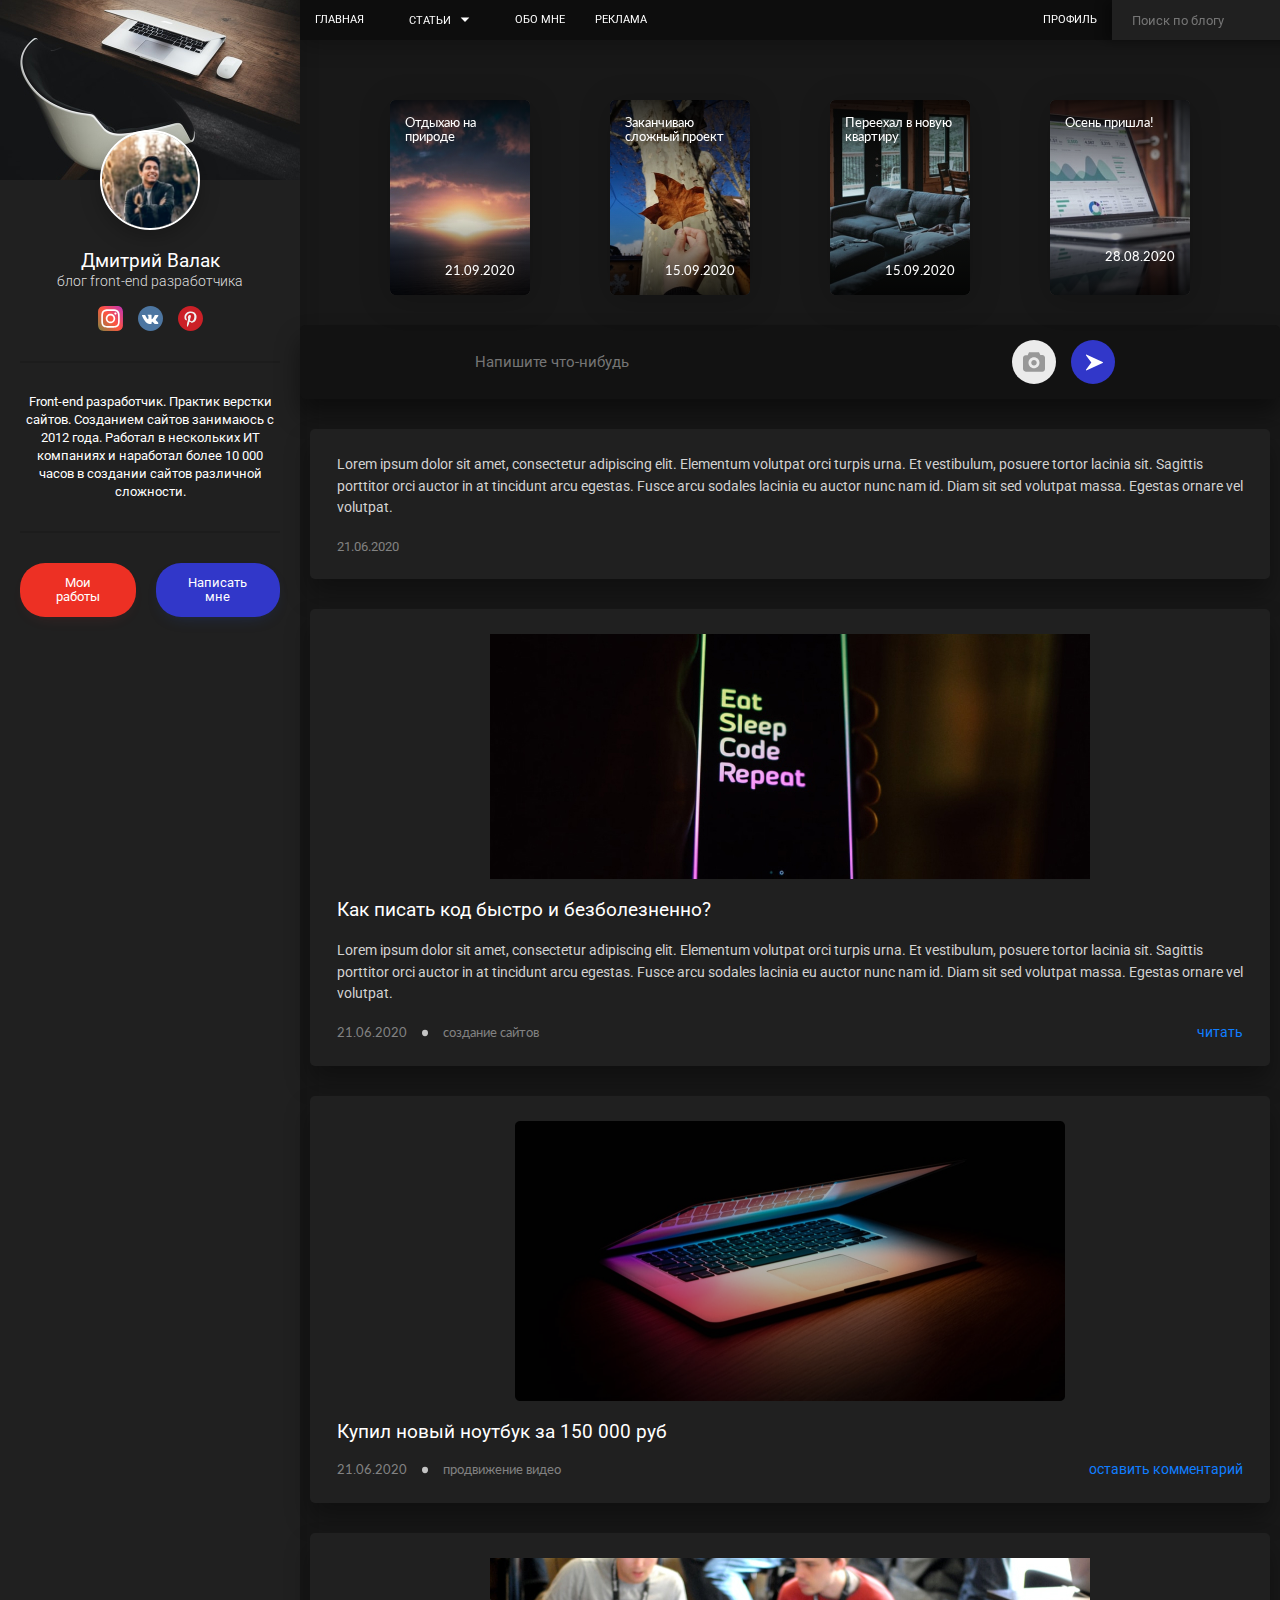
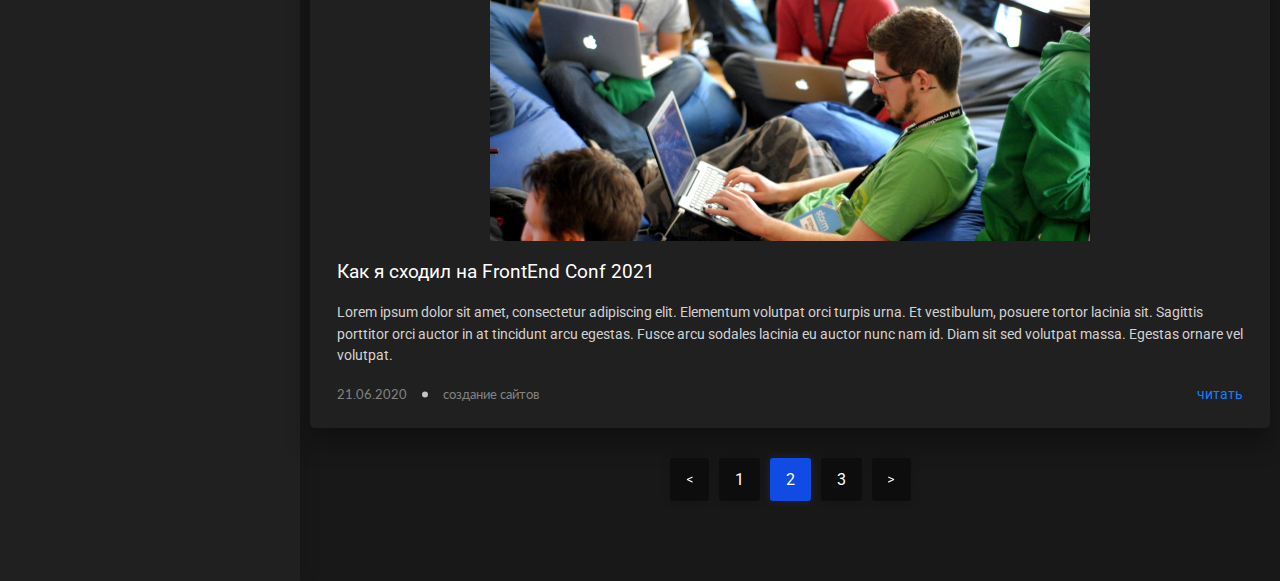
<file: index.html>
<!DOCTYPE html>
<html lang="en">
  <head>
    <meta charset="UTF-8" />
    <meta http-equiv="X-UA-Compatible" content="IE=edge" />
    <meta name="viewport" content="width=device-width, initial-scale=1.0" />
    <link rel="stylesheet" href="./css/styleIndex.css" />
    <link rel="stylesheet" href="./css/stylePublic.css" />
    <title>Блог</title>
  </head>
  <body>
    <div class="page_container">
      <div id="mySidenav" class="sidenav">
        <div class="sidenav__user-content">
          <img class="sidenav__user-img" src="./img/user.jpg" alt="user-img" />
          <div class="user-content__note">
            <p class="sidenav__user-name">Дмитрий Валак</p>
            <p class="sidenav__user-profession">блог front-end разработчика</p>
          </div>
        </div>
        <div class="sidenav__nav-menu">
          <a href="#" class="nav-menu__item">Статьи</a>
          <div class="nav-menu__item">
            <a href="./textPage/textPage.html" class="nav-menu__item__subitem">Создание сайтов</a>
            <a href="#" class="nav-menu__item__subitem">Интернет маркетинг</a>
            <a href="#" class="nav-menu__item__subitem">Продвижение видео</a>
          </div>
          <a href="#" class="nav-menu__item nav-menu__item--active">Обо мне</a>
          <a href="#" class="nav-menu__item">Реклама</a>
          <a href="./authorization/authorization.html" class="nav-menu__item">Профиль</a>
          <div class="sidenav__buttons">
            <a href="./works/works.html"><button class="buttons__works">Мои работы</button></a>
            <button class="buttons__contact">Написать мне</button>
          </div>
        </div>
      </div>
      <div class="sidebar">
        <img class="sidebar__user-img" src="./img/user.jpg" alt="user-img" />
        <p class="sidebar__user-name">Дмитрий Валак</p>
        <p class="sidebar__user-profession">блог front-end разработчика</p>
        <div class="sidebar__soc-net">
          <img class="soc-net__icons" src="./icons/instagram.svg" alt="instagram" />
          <img class="soc-net__icons" src="./icons/vk.svg" alt="vk" />
          <img class="soc-net__icons" src="./icons/pinterest.svg" alt="pinterest" />
        </div>
        <p class="sidebar__line"></p>
        <p class="sidebar__characteristic">
          Front-end разработчик. Практик верстки сайтов. Созданием сайтов
          занимаюсь с 2012 года. Работал в нескольких ИТ компаниях и наработал
          более 10 000 часов в создании сайтов различной сложности.
        </p>
        <p class="sidebar__line"></p>
        <div class="sidebar__buttons">
          <a href="./works/works.html"><button  class="buttons__works">Мои работы</button></a>
          <button class="buttons__contact">Написать мне</button>
        </div>
      </div>
      <div class="main">
        <div class="contact-modal" id="contact-modal">
          <div class="contact-modal__container">
            <div class="container__body">
              <div class="container__cancel">
                <img class="container__cancel__icons" src="./icons/cancel.svg" alt="Закрыть">
              </div>
              <form id="form" action="/php/login.php" method="post" class="form">
                <input type="text" class="container__name contact-input" placeholder="Ваше имя">
                <input type="email" class="container__email contact-input" placeholder="Ваш e-mail">
                <input type="text" class="container__msg contact-input" placeholder="Текст сообщения">
                <button id="contactBtn" class="contactBtn">Отправить</button>
              </form>
              <div class="container__info">
                <p class="info__email">e-mail: <span class="info__email--span">@mywebsite.ru</span></p>
                <p class="info__number">тел: <span class="info__number--span">+943-232-856-22</span></p>
              </div>
            </div>
          </div>
        </div>
        <header class="main__header">
          <ul class="header__menu">
            <li>
              <div class="header__burger" >
                <p class="burger__line"></p>
                <p class="burger__line"></p>
                <p class="burger__line"></p>
              </div>
            </li>
            <li class="menu__item"><a href=".#" class="">Главная</a></li>
            <div class="menu__item dropup">
              <button class="dropbtn">Статьи <img class="icons-list" src="./icons/list.svg" alt="list"></button>
              <div class="dropup-content">
                <a href="./textPage/textPage.html">Создание сайтов</a>
                <a href="#">Интернет маркетинг</a>
                <a href="#">Продвижение видео</a>
              </div>
            </div>
            <li class="menu__item"><a href=".#" class="">Обо мне</a></li>
            <li class="menu__item"><a href=".#" class="">Реклама</a></li>
          </ul>
          <div class="header__content">
            <a href="./authorization/authorization.html" class="header__content__profile">Профиль</a>
            <input type="text" class="header__content__search" placeholder="Поиск по блогу"></input>
          </div>
        </header>
        <div class="stories__container">
              <div class="stories">
                <div class="stories__content stories__content-one">
                  <p class="stories__content__title">Отдыхаю на природе</p>
                  <p class="stories__content__date">21.09.2020</p>
                </div>
                <div class="stories__content stories__content-two">
                  <p class="stories__content__title">Заканчиваю сложный проект</p>
                  <p class="stories__content__date">15.09.2020</p>
                </div>
                <div class="stories__content stories__content-three">
                  <p class="stories__content__title">Переехал в новую квартиру</p>
                  <p class="stories__content__date">15.09.2020</p>
                </div>
                <div class="stories__content stories__content-four">
                  <p class="stories__content__title">Осень пришла!</p>
                  <p class="stories__content__date">28.08.2020</p>
                </div>
          </div>
          <div class="add-post">
            <input class="add-post__posting" type="text" placeholder="Напишите что-нибудь">
            <img class="add-post__photos" src="./icons/photo-btn.svg" alt="Картинка">
            <img class="add-post__send" src="./icons/send-btn.svg" alt="Отправка">
          </div>

          <div class="post">
            <p class="post__text">Lorem ipsum dolor sit amet, consectetur adipiscing elit. Elementum volutpat orci turpis urna. Et vestibulum, posuere tortor lacinia sit. Sagittis porttitor orci auctor in at tincidunt arcu egestas. Fusce arcu sodales lacinia eu auctor nunc nam id. Diam sit sed volutpat massa. Egestas ornare vel volutpat.</p>
            <p class="post__date">21.06.2020</p>
          </div>

          <div class="post">
            <img class="post__img" src="./img/post_1.jpg" alt="">
            <p class="post__title">Как писать код быстро и безболезненно?</p>
            <p class="post__text">Lorem ipsum dolor sit amet, consectetur adipiscing elit. Elementum volutpat orci turpis urna. Et vestibulum, posuere tortor lacinia sit. Sagittis porttitor orci auctor in at tincidunt arcu egestas. Fusce arcu sodales lacinia eu auctor nunc nam id. Diam sit sed volutpat massa. Egestas ornare vel volutpat.</p>
            <div class="post__info">
              <div class="post__info__left">
                <p class="post__date">21.06.2020</p>
                <img src="./icons/krug.svg" alt="Круг">
                <p class="post__theme">создание сайтов</p>
              </div>
              <a class="post__read">читать</a>
            </div>
          </div>

          <div class="post">
            <img class="post__img2" src="./img/post_2.png" alt="">
            <p class="post__title">Купил новый ноутбук за 150 000 руб</p>
            <div class="post__info">
              <div class="post__info__left">
                <p class="post__date">21.06.2020</p>
                <img src="./icons/krug.svg" alt="Круг">
                <p class="post__theme">продвижение видео</p>
              </div>
              <a class="post__read">оставить комментарий</a>
            </div>
          </div>

          <div class="post">
            <img class="post__img3" src="./img/post_3.jpg" alt="">
            <p class="post__title">Как я сходил на FrontEnd Conf 2021</p>
            <p class="post__text">Lorem ipsum dolor sit amet, consectetur adipiscing elit. Elementum volutpat orci turpis urna. Et vestibulum, posuere tortor lacinia sit. Sagittis porttitor orci auctor in at tincidunt arcu egestas. Fusce arcu sodales lacinia eu auctor nunc nam id. Diam sit sed volutpat massa. Egestas ornare vel volutpat.</p>
            <div class="post__info">
              <div class="post__info__left">
                <p class="post__date">21.06.2020</p>
                <img src="./icons/krug.svg" alt="Круг">
                <p class="post__theme">создание сайтов</p>
              </div>
              <a class="post__read">читать</a>
            </div>
          </div>

          <div class="pagenav">
            <img class="pagenav__prev" src="./icons/prev.svg" alt="prev">
            <div class="pagenav__page">1</div>
            <div class="pagenav__page pagenav__page--active">2</div>
            <div class="pagenav__page">3</div>
            <img class="pagenav__next" src="./icons/next.svg" alt="next">
          </div>
        </div>
      </div>
    </div>
    <!--
       https://www.figma.com/file/4Dj6lyefN8MQiZXLtTQhFw/Dmitry-%2B-(Copy)?node-id=2%3A2
     -->
     <script src="./js/sideNav.js"></script>
     <!-- <script src="./js/contact-modal.js"></script> -->
  </body>
</html>
</file>
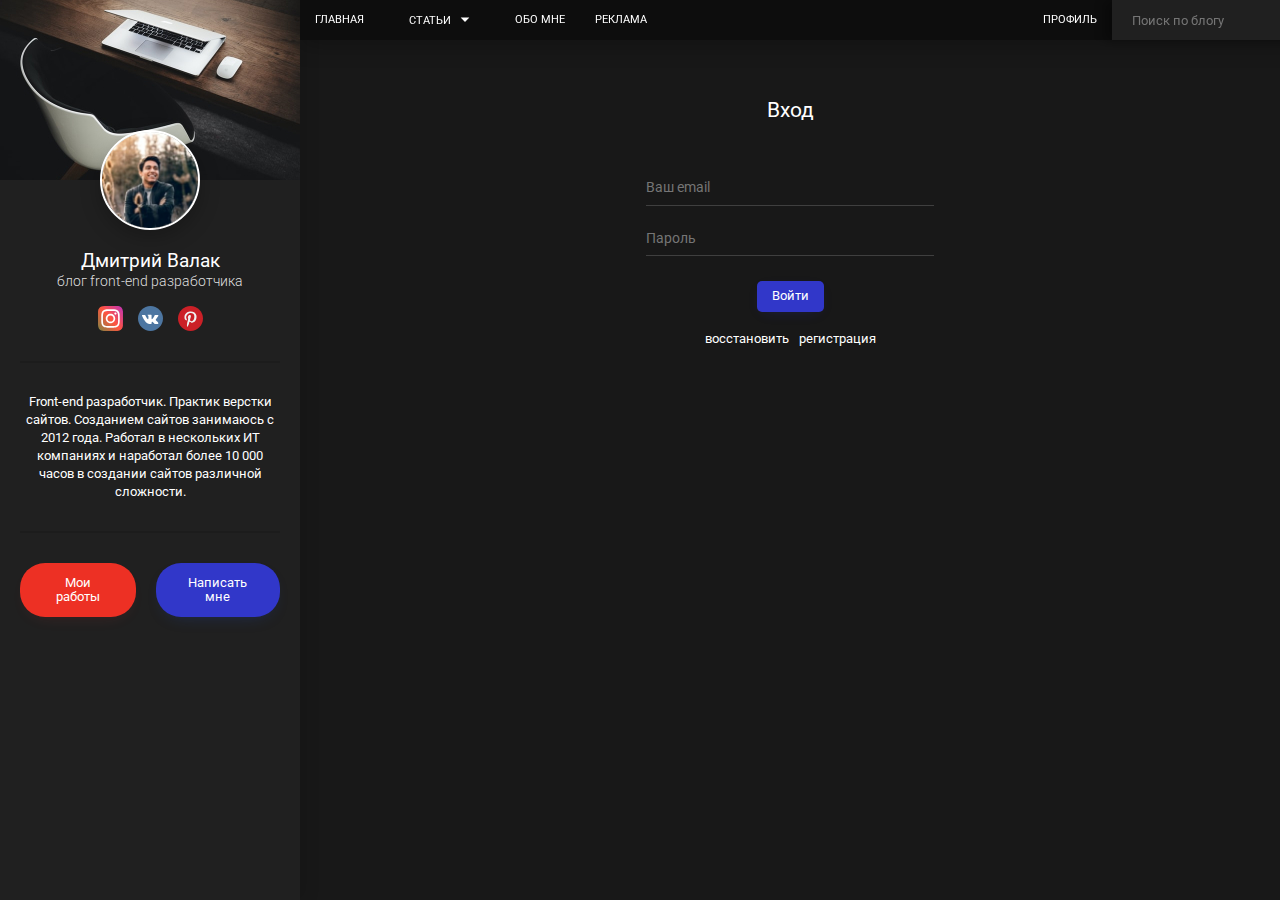
<file: authorization/authorization.html>
<!DOCTYPE html>
<html lang="en">
  <head>
    <meta charset="UTF-8" />
    <meta http-equiv="X-UA-Compatible" content="IE=edge" />
    <meta name="viewport" content="width=device-width, initial-scale=1.0" />
    <link rel="stylesheet" href="./css/styleAuthorization.css" />
    <link rel="stylesheet" href="./../css/stylePublic.css" />
    <title>Авторизация</title>
  </head>
  <body>
    <div class="page_container prof-auth-container">
      <div id="mySidenav" class="sidenav">
        <div class="sidenav__user-content">
          <img class="sidenav__user-img" src="./../img/user.jpg" alt="user-img" />
          <div class="user-content__note">
            <p class="sidenav__user-name">Дмитрий Валак</p>
            <p class="sidenav__user-profession">блог front-end разработчика</p>
          </div>
        </div>
        <div class="sidenav__nav-menu">
          <a href="#" class="nav-menu__item">Статьи</a>
          <div class="nav-menu__item">
            <a href="./../textPage/textPage.html" class="nav-menu__item__subitem">Создание сайтов</a>
            <a href="#" class="nav-menu__item__subitem">Интернет маркетинг</a>
            <a href="#" class="nav-menu__item__subitem">Продвижение видео</a>
          </div>
          <a href="#" class="nav-menu__item nav-menu__item--active">Обо мне</a>
          <a href="#" class="nav-menu__item">Реклама</a>
          <a href="#" class="nav-menu__item">Профиль</a>
          <div class="sidenav__buttons">
            <a href="./../works/works.html"><button class="buttons__works">Мои работы</button></a>
            <button class="buttons__contact">Написать мне</button>
          </div>
        </div>
      </div>
      <div class="sidebar">
        <img class="sidebar__user-img" src="./../img/user.jpg" alt="user-img" />
        <p class="sidebar__user-name">Дмитрий Валак</p>
        <p class="sidebar__user-profession">блог front-end разработчика</p>
        <div class="sidebar__soc-net">
          <img class="sidebar__soc-net__icons" src="./../icons/instagram.svg" alt="instagram" />
          <img class="sidebar__soc-net__icons" src="./../icons/vk.svg" alt="vk" />
          <img class="sidebar__soc-net__icons" src="./../icons/pinterest.svg" alt="pinterest" />
        </div>
        <p class="sidebar__line"></p>
        <p class="sidebar__characteristic">
          Front-end разработчик. Практик верстки сайтов. Созданием сайтов
          занимаюсь с 2012 года. Работал в нескольких ИТ компаниях и наработал
          более 10 000 часов в создании сайтов различной сложности.
        </p>
        <p class="sidebar__line"></p>
        <div class="sidebar__buttons">
          <a href="./../works/works.html"><button class="buttons__works">Мои работы</button></a>
          <button class="buttons__contact">Написать мне</button>
        </div>
      </div>
      <div class="main">
        <div class="contact-modal" id="contact-modal">
          <div class="contact-modal__container">
            <div class="container__body">
              <div class="container__cancel">
                <img class="container__cancel__icons" src="./../icons/cancel.svg" alt="Закрыть">
              </div>
              <form id="form" action="" method="post" class="form">
                <input type="text" class="container__name contact-input" placeholder="Ваше имя">
                <input type="email" class="container__email contact-input" placeholder="Ваш e-mail">
                <input type="text" class="container__msg contact-input" placeholder="Текст сообщения">
                <button id="contactBtn" class="contactBtn">Отправить</button>
              </form>
              <div class="container__info">
                <p class="info__email">e-mail: <span class="info__email--span">@mywebsite.ru</span></p>
                <p class="info__number">тел: <span class="info__number--span">+943-232-856-22</span></p>
              </div>
            </div>
          </div>
        </div>
        <header class="main__header">
          <ul class="header__menu">
            <li>
              <div class="header__burger" >
                <p class="burger__line"></p>
                <p class="burger__line"></p>
                <p class="burger__line"></p>
              </div>
            </li>
            <li class="menu__item"><a href="./../index.html" class="">Главная</a></li>
            <div class="menu__item dropup">
              <button class="dropbtn">Статьи <img class="icons-list" src="./../icons/list.svg" alt="list"></button>
              <div class="dropup-content">
                <a href="./../textPage/textPage.html">Создание сайтов</a>
                <a href="#">Интернет маркетинг</a>
                <a href="#">Продвижение видео</a>
              </div>
            </div>
            <li class="menu__item"><a href=".#" class="">Обо мне</a></li>
            <li class="menu__item"><a href=".#" class="">Реклама</a></li>
          </ul>
          <div class="header__content">
            <a href="#" class="header__content__profile">Профиль</a>
            <input type="text" class="header__content__search" placeholder="Поиск по блогу"></input>
          </div>
        </header>
          <div class="container__authorization">
            <p class="authorization__title">Вход</p>
            <form action="" class="authorization__form">
              <input type="email" placeholder="Ваш email" class="authorization__email form--input" id="authorization__email">
              <input type="text" placeholder="Пароль" class="authorization__pass form--input" id="authorization__pass">
              <a href="./../profile/Profile.html" class="authorization__btn">Войти</a>
            </form>
            <div class="authorization__guide">
              <a href="#" class="guide__recover">восстановить</a>
              <a href="#" class="guide__register">регистрация</a>    
            </div>
          </div>
      </div>
    </div>
    <!--
       https://www.figma.com/file/4Dj6lyefN8MQiZXLtTQhFw/Dmitry-%2B-(Copy)?node-id=2%3A2
     -->
     <script src="./../js/sideNav.js"></script>
     <!-- <script src="./js/contact-modal.js"></script> -->
  </body>
</html>
</file>
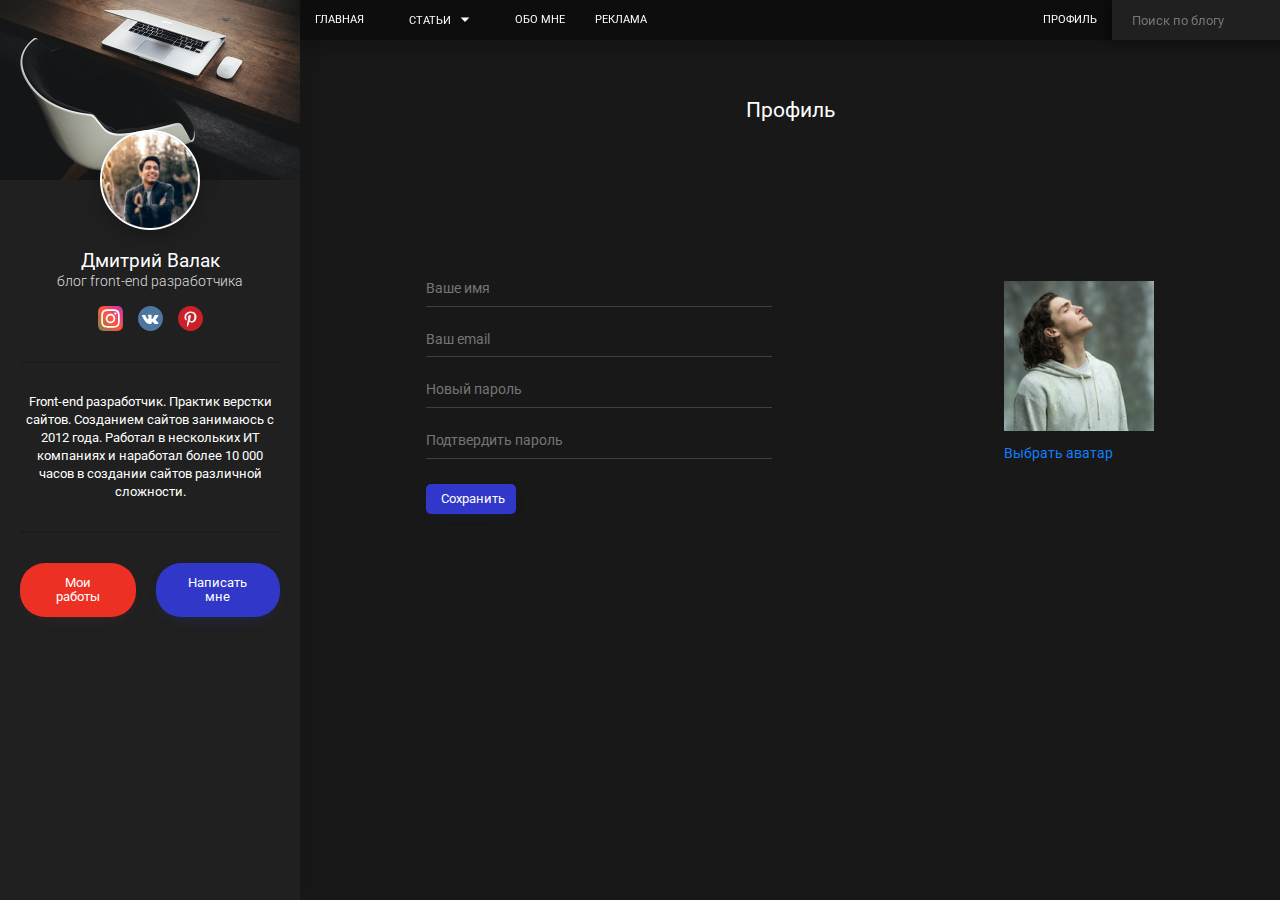
<file: profile/Profile.html>
<!DOCTYPE html>
<html lang="en">
  <head>
    <meta charset="UTF-8" />
    <meta http-equiv="X-UA-Compatible" content="IE=edge" />
    <meta name="viewport" content="width=device-width, initial-scale=1.0" />
    <link rel="stylesheet" href="./css/styleProfile.css" />
    <link rel="stylesheet" href="./../css/stylePublic.css" />
    <title>Профиль</title>
  </head>
  <body>
    <div class="page_container prof-auth-container">
      <div id="mySidenav" class="sidenav">
        <div class="sidenav__user-content">
          <img class="sidenav__user-img" src="./../img/user.jpg" alt="user-img" />
          <div class="user-content__note">
            <p class="sidenav__user-name">Дмитрий Валак</p>
            <p class="sidenav__user-profession">блог front-end разработчика</p>
          </div>
        </div>
        <div class="sidenav__nav-menu">
          <a href="#" class="nav-menu__item">Статьи</a>
          <div class="nav-menu__item">
            <a href="./../textPage/textPage.html" class="nav-menu__item__subitem">Создание сайтов</a>
            <a href="#" class="nav-menu__item__subitem">Интернет маркетинг</a>
            <a href="#" class="nav-menu__item__subitem">Продвижение видео</a>
          </div>
          <a href="#" class="nav-menu__item nav-menu__item--active">Обо мне</a>
          <a href="#" class="nav-menu__item">Реклама</a>
          <a href="./../authorization/authorization.html" class="nav-menu__item">Профиль</a>
          <div class="sidenav__buttons">
            <a href="./../works/works.html"><button class="buttons__works">Мои работы</button></a>
            <button class="buttons__contact">Написать мне</button>
          </div>
        </div>
      </div>
      <div class="sidebar">
        <img class="sidebar__user-img" src="./../img/user.jpg" alt="user-img" />
        <p class="sidebar__user-name">Дмитрий Валак</p>
        <p class="sidebar__user-profession">блог front-end разработчика</p>
        <div class="sidebar__soc-net">
          <img class="sidebar__soc-net__icons" src="./../icons/instagram.svg" alt="instagram" />
          <img class="sidebar__soc-net__icons" src="./../icons/vk.svg" alt="vk" />
          <img class="sidebar__soc-net__icons" src="./../icons/pinterest.svg" alt="pinterest" />
        </div>
        <p class="sidebar__line"></p>
        <p class="sidebar__characteristic">
          Front-end разработчик. Практик верстки сайтов. Созданием сайтов
          занимаюсь с 2012 года. Работал в нескольких ИТ компаниях и наработал
          более 10 000 часов в создании сайтов различной сложности.
        </p>
        <p class="sidebar__line"></p>
        <div class="sidebar__buttons">
          <a href="./../works/works.html"><button class="buttons__works">Мои работы</button></a>
          <button class="buttons__contact">Написать мне</button>
        </div>
      </div>
      <div class="main">
        <div class="contact-modal" id="contact-modal">
          <div class="contact-modal__container">
            <div class="container__body">
              <div class="container__cancel">
                <img class="container__cancel__icons" src="./../icons/cancel.svg" alt="Закрыть">
              </div>
              <form id="form" action="" method="post" class="form">
                <input type="text" class="container__name contact-input" placeholder="Ваше имя">
                <input type="email" class="container__email contact-input" placeholder="Ваш e-mail">
                <input type="text" class="container__msg contact-input" placeholder="Текст сообщения">
                <button id="contactBtn" class="contactBtn">Отправить</button>
              </form>
              <div class="container__info">
                <p class="info__email">e-mail: <span class="info__email--span">@mywebsite.ru</span></p>
                <p class="info__number">тел: <span class="info__number--span">+943-232-856-22</span></p>
              </div>
            </div>
          </div>
        </div>
        <header class="main__header">
          <ul class="header__menu">
            <li>
              <div class="header__burger" >
                <p class="burger__line"></p>
                <p class="burger__line"></p>
                <p class="burger__line"></p>
              </div>
            </li>
            <li class="menu__item"><a href="./../index.html" class="">Главная</a></li>
            <div class="menu__item dropup">
              <button class="dropbtn">Статьи <img class="icons-list" src="./../icons/list.svg" alt="list"></button>
              <div class="dropup-content">
                <a href="./../textPage/textPage.html">Создание сайтов</a>
                <a href="#">Интернет маркетинг</a>
                <a href="#">Продвижение видео</a>
              </div>
            </div>
            <li class="menu__item"><a href=".#" class="">Обо мне</a></li>
            <li class="menu__item"><a href=".#" class="">Реклама</a></li>
          </ul>
          <div class="header__content">
            <a href="./../authorization/authorization.html" class="header__content__profile">Профиль</a>
            <input type="text" class="header__content__search" placeholder="Поиск по блогу"></input>
          </div>
        </header>
        <div class="container">
          <p class="profile__text">Профиль</p>
          <div class="container__profile">
            <form action="" class="profile__form">
              <input type="text" placeholder="Ваше имя" class="form__name form--input" id="form__name">
              <input type="email" placeholder="Ваш email" class="form__email form--input" id="form__email">
              <input type="password" placeholder="Новый пароль" class="form__new-pass form--input" id="form__new-pass">
              <input type="password" placeholder="Подтвердить пароль" class="form__new-pass__confirm form--input" id="form__new-pass__confirm">
              <button class="profile__btn">Сохранить</button>
            </form>
            <form action="" class="profile__form__img">
              <img class="form__img__avatar" src="./img/avatar.jpg" alt="avatar">
              <a href="#" class="form__img__pick-avatar">Выбрать аватар</a>
            </form>
          </div>
        </div>
      </div>
    </div>
    <!--
       https://www.figma.com/file/4Dj6lyefN8MQiZXLtTQhFw/Dmitry-%2B-(Copy)?node-id=2%3A2
     -->
     <script src="./../js/sideNav.js"></script>
     <!-- <script src="./js/contact-modal.js"></script> -->
  </body>
</html>
</file>
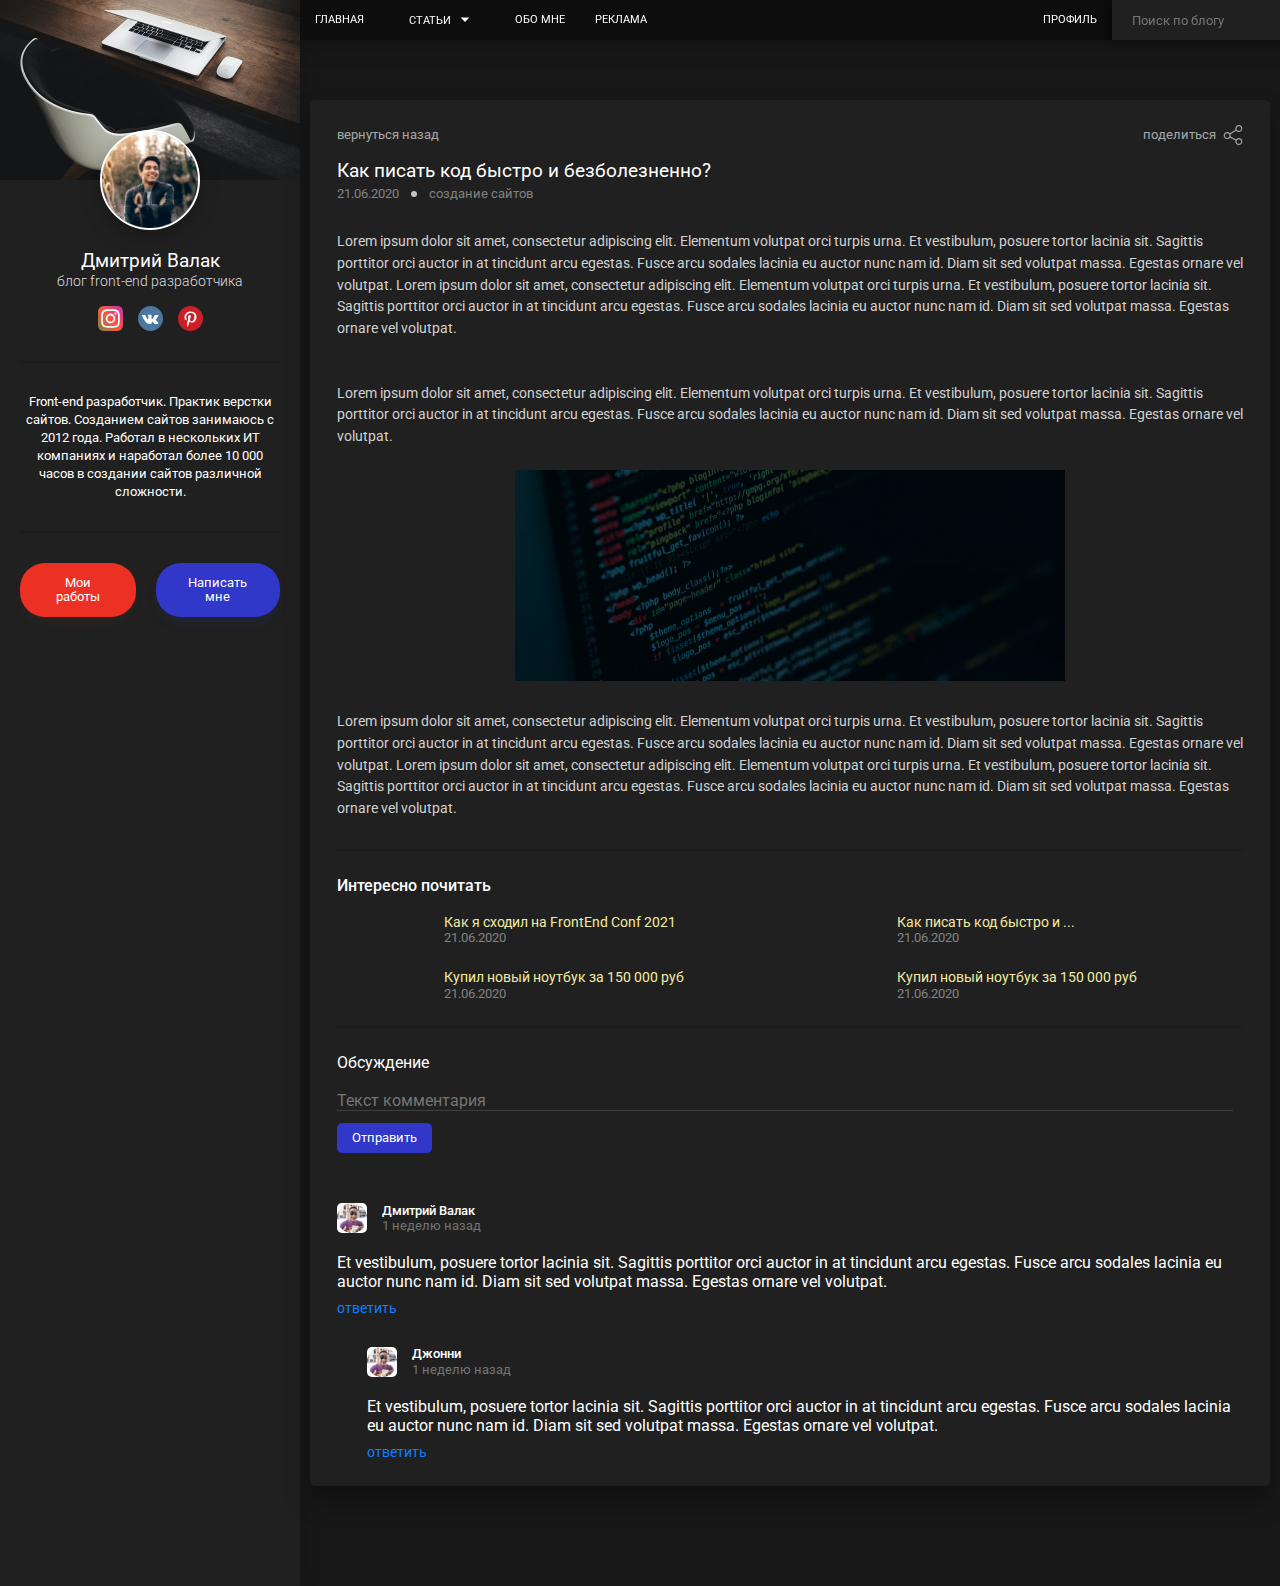
<file: text-page/text-page.html>
<!DOCTYPE html>
<html lang="en">
  <head>
    <meta charset="UTF-8" />
    <meta http-equiv="X-UA-Compatible" content="IE=edge" />
    <meta name="viewport" content="width=device-width, initial-scale=1.0" />
    <link rel="stylesheet" href="/text-page/css/styleTextPage.css">
    <link rel="stylesheet" href="./../css/stylePublic.css">
    <title>TextPage</title>
  </head>
  <body>
    <div class="page_container">
      <div id="mySidenav" class="sidenav">
        <div class="sidenav__user-content">
          <img class="sidenav__user-img" src="./../img/user.jpg" alt="user-img" />
          <div class="user-content__note">
            <p class="sidenav__user-name">Дмитрий Валак</p>
            <p class="sidenav__user-profession">блог front-end разработчика</p>
          </div>
        </div>
        <div class="sidenav__nav-menu">
          <a href="./../index.html" class="nav-menu__item">Статьи</a>
          <div class="nav-menu__item">
            <a href="./text-page.html" class="nav-menu__item__subitem">Создание сайтов</a>
            <a href="#" class="nav-menu__item__subitem">Интернет маркетинг</a>
            <a href="#" class="nav-menu__item__subitem">Продвижение видео</a>
          </div>
          <a href="#" class="nav-menu__item nav-menu__item--active">Обо мне</a>
          <a href="#" class="nav-menu__item">Реклама</a>
          <a href="./../authorization/authorization.html" class="nav-menu__item">Профиль</a>
          <div class="sidenav__buttons">
            <a href="./../works/works.html"><button class="buttons__works">Мои работы</button></a>
            <button class="buttons__contact">Написать мне</button>
          </div>
        </div>
      </div>
        <div class="sidebar">
          <img class="sidebar__user-img" src="./../img/user.jpg" alt="user-img" />
          <p class="sidebar__user-name">Дмитрий Валак</p>
          <p class="sidebar__user-profession">блог front-end разработчика</p>
          <div class="sidebar__soc-net">
            <img class="soc-net__icons" src="./../icons/instagram.svg" alt="instagram" />
            <img class="soc-net__icons" src="./../icons/vk.svg" alt="vk" />
            <img class="soc-net__icons" src="./../icons/pinterest.svg" alt="pinterest" />
          </div>
          <p class="sidebar__line"></p>
          <p class="sidebar__characteristic">
            Front-end разработчик. Практик верстки сайтов. Созданием сайтов
            занимаюсь с 2012 года. Работал в нескольких ИТ компаниях и наработал
            более 10 000 часов в создании сайтов различной сложности.
          </p>
          <p class="sidebar__line"></p>
          <div class="sidebar__buttons">
            <a href="./../works/works.html"><button class="buttons__works">Мои работы</button></a>
            <button class="buttons__contact">Написать мне</button>
          </div>
        </div>
        <div class="main">
          <div class="share-modal" id="share-modal">
            <div class="share-modal__container">
              <div class="share-modal__container__body">
                <div class="container__cancel">
                  <img class="container__cancel__icons" src="./../icons/cancel.svg" alt="Закрыть">
                </div>
                <div class="container__share">
                  <img class="container__share__icons" src="./../icons/facebook.svg" alt="facebook">
                  <img class="container__share__icons" src="./../icons/twitter.svg" alt="twitter">
                  <img class="container__share__icons" src="./../icons/vk-bg.svg" alt="vk">
                  <img class="container__share__icons" src="./../icons/social.svg" alt="social">
                </div>
              </div>
            </div>
          </div>
          <div class="contact-modal" id="contact-modal">
            <div class="contact-modal__container">
              <div class="container__body">
                <div class="container__cancel">
                  <img class="container__cancel__icons" src="./../icons/cancel.svg" alt="Закрыть">
                </div>
                <form id="form" action="/php/login.php" method="post" class="form">
                  <input type="text" class="container__name contact-input" placeholder="Ваше имя">
                  <input type="email" class="container__email contact-input" placeholder="Ваш e-mail">
                  <input type="text" class="container__msg contact-input" placeholder="Текст сообщения">
                  <button id="contactBtn" class="contactBtn">Отправить</button>
                </form>
                <div class="container__info">
                  <p class="info__email">e-mail: <span class="info__email--span">@mywebsite.ru</span></p>
                  <p class="info__number">тел: <span class="info__number--span">+943-232-856-22</span></p>
                </div>
              </div>
            </div>
          </div>
          <header class="main__header">
            <ul class="header__menu">
              <li>
                <div class="header__burger">
                  <p class="burger__line"></p>
                  <p class="burger__line"></p>
                  <p class="burger__line"></p>
                </div>
              </li>
              <li class="menu__item"><a href="./../index.html" class="">Главная</a></li>
              <div class="menu__item dropup">
                <button class="dropbtn">Статьи <img class="icons-list" src="./../icons/list.svg" alt="list"></button>
                <div class="dropup-content">
                  <a href="./text-page.html">Создание сайтов</a>
                  <a href="#">Интернет маркетинг</a>
                  <a href="#">Продвижение видео</a>
                </div>
              </div>
              <li class="menu__item"><a href=".#" class="">Обо мне</a></li>
              <li class="menu__item"><a href=".#" class="">Реклама</a></li>
            </ul>
            <div class="header__content">
              <a href="./../authorization/authorization.html" class="header__content__profile">Профиль</a>
              <input type="text" class="header__content__search" placeholder="Поиск по блогу"></input>
            </div>
          </header>
            <div class="post">
              <div class="post__action">
                <p class="action__back">вернуться назад</p>
                <div class="action__impart">
                  <p class="impart__text">поделиться</p>
                  <img class="impart__icons" src="./../icons/impart.svg" alt="impart">
                </div>
              </div>
              <p class="post__title">Как писать код быстро и безболезненно?</p>
              <div class="post__info">
                <!-- <div class="post__info__left"> -->
                  <p class="post__date">21.06.2020</p>
                  <img src="./../icons/krug.svg" alt="Круг">
                  <p class="post__theme">создание сайтов</p>
                <!-- </div> -->
                <!-- <a class="post__read">читать</a> -->
              </div>
              <p class="post__text">
                Lorem ipsum dolor sit amet, consectetur adipiscing elit. Elementum volutpat orci turpis urna. 
                Et vestibulum, posuere tortor lacinia sit. Sagittis porttitor orci auctor in at tincidunt arcu egestas. 
                Fusce arcu sodales lacinia eu auctor nunc nam id. Diam sit sed volutpat massa. Egestas ornare vel volutpat. 
                Lorem ipsum dolor sit amet, consectetur adipiscing elit. Elementum volutpat orci turpis urna. Et vestibulum, posuere tortor lacinia sit. 
                Sagittis porttitor orci auctor in at tincidunt arcu egestas. Fusce arcu sodales lacinia eu auctor nunc nam id. Diam sit sed volutpat massa. 
                Egestas ornare vel volutpat.
                <br>
                <br>
                <br>
                Lorem ipsum dolor sit amet, consectetur adipiscing elit. Elementum volutpat orci turpis urna. Et vestibulum, posuere tortor lacinia sit. Sagittis porttitor orci auctor in at tincidunt arcu egestas. Fusce arcu sodales lacinia eu auctor nunc nam id. Diam sit sed volutpat massa. Egestas ornare vel volutpat.
              </p>
              <img class="post__img" src="./img/post.jpg" alt="">
              <p class="post__text">
                Lorem ipsum dolor sit amet, consectetur adipiscing elit. Elementum volutpat orci turpis urna. 
                Et vestibulum, posuere tortor lacinia sit. Sagittis porttitor orci auctor in at tincidunt arcu egestas. 
                Fusce arcu sodales lacinia eu auctor nunc nam id. Diam sit sed volutpat massa. Egestas ornare vel volutpat. 
                Lorem ipsum dolor sit amet, consectetur adipiscing elit. Elementum volutpat orci turpis urna. 
                Et vestibulum, posuere tortor lacinia sit. Sagittis porttitor orci auctor in at tincidunt arcu egestas. 
                Fusce arcu sodales lacinia eu auctor nunc nam id. Diam sit sed volutpat massa. Egestas ornare vel volutpat.
              </p>
              <div class="post__interesting">
                <p class="interesting__line"></p>
                <p class="interesting__title">Интересно почитать</p>
                <div class="interesting__related-post">
                  <div class="related-post__row">
                    <a href="#" class="related-post__content">
                      <p class="related-post__content__text">Как я сходил на FrontEnd Conf 2021</p>
                      <p class="related-post__content__date">21.06.2020</p>
                    </a>
                    <a href="#" class="related-post__content">
                      <p class="related-post__content__text">Купил новый ноутбук за 150 000 руб</p>
                      <p class="related-post__content__date">21.06.2020</p>
                    </a>
                  </div>
                  <div class="related-post__row">
                    <a href="#" class="related-post__content">
                      <p class="related-post__content__text">Как писать код быстро и  ...</p>
                      <p class="related-post__content__date">21.06.2020</p>
                    </a>
                    <a href="#" class="related-post__content">
                      <p class="related-post__content__text">Купил новый ноутбук за 150 000 руб</p>
                      <p class="related-post__content__date">21.06.2020</p>
                    </a>
                  </div>
                </div>
                <p class="interesting__line"></p>
                <div class="post__discussion">
                  <p class="post__discussion__text">Обсуждение</p>
                  <div class="post__discussion__comment">
                    <input class="comment__text" type="text" placeholder="Текст комментария">
                    <button class="commentBtn">Отправить</button>
                  </div>
                  <div class="post__discussion__all-com">
                    <div class="all-com__info">
                      <div class="all-com__info__user">
                        <img class="info__user__img" src="./../img/user-com.jpg" alt="">
                        <div class="info__user__note">
                          <p class="info__user__name">Дмитрий Валак</p>
                          <p class="info__user__date">1 неделю назад</p>
                        </div>
                      </div>
                      <p class="info__user__com">
                        Et vestibulum, posuere tortor lacinia sit. 
                        Sagittis porttitor orci auctor in at tincidunt arcu egestas. 
                        Fusce arcu sodales lacinia eu auctor nunc nam id. Diam sit sed volutpat massa. 
                        Egestas ornare vel volutpat.
                      </p>
                      <p class="info__user__answer">ответить</p>
                    </div>
                    <div class="all-com__info__answer">
                      <div class="all-com__info__user">
                        <img class="info__user__img" src="./../img/user-com.jpg" alt="">
                        <div class="info__user__note">
                          <p class="info__user__name">Джонни</p>
                          <p class="info__user__date">1 неделю назад</p>
                        </div>
                      </div>
                      <p class="info__user__com">
                        Et vestibulum, posuere tortor lacinia sit. 
                        Sagittis porttitor orci auctor in at tincidunt arcu egestas. 
                        Fusce arcu sodales lacinia eu auctor nunc nam id. Diam sit sed volutpat massa. 
                        Egestas ornare vel volutpat.
                      </p>
                      <p class="info__user__answer">ответить</p>
                    </div>
                  </div>
                </div>
              </div>
            </div>
        </div>
      </div>

      <script src="./../js/sideNav.js"></script>
      <script src="./../js/share-modal.js"></script>
  </body>
</html>
</file>
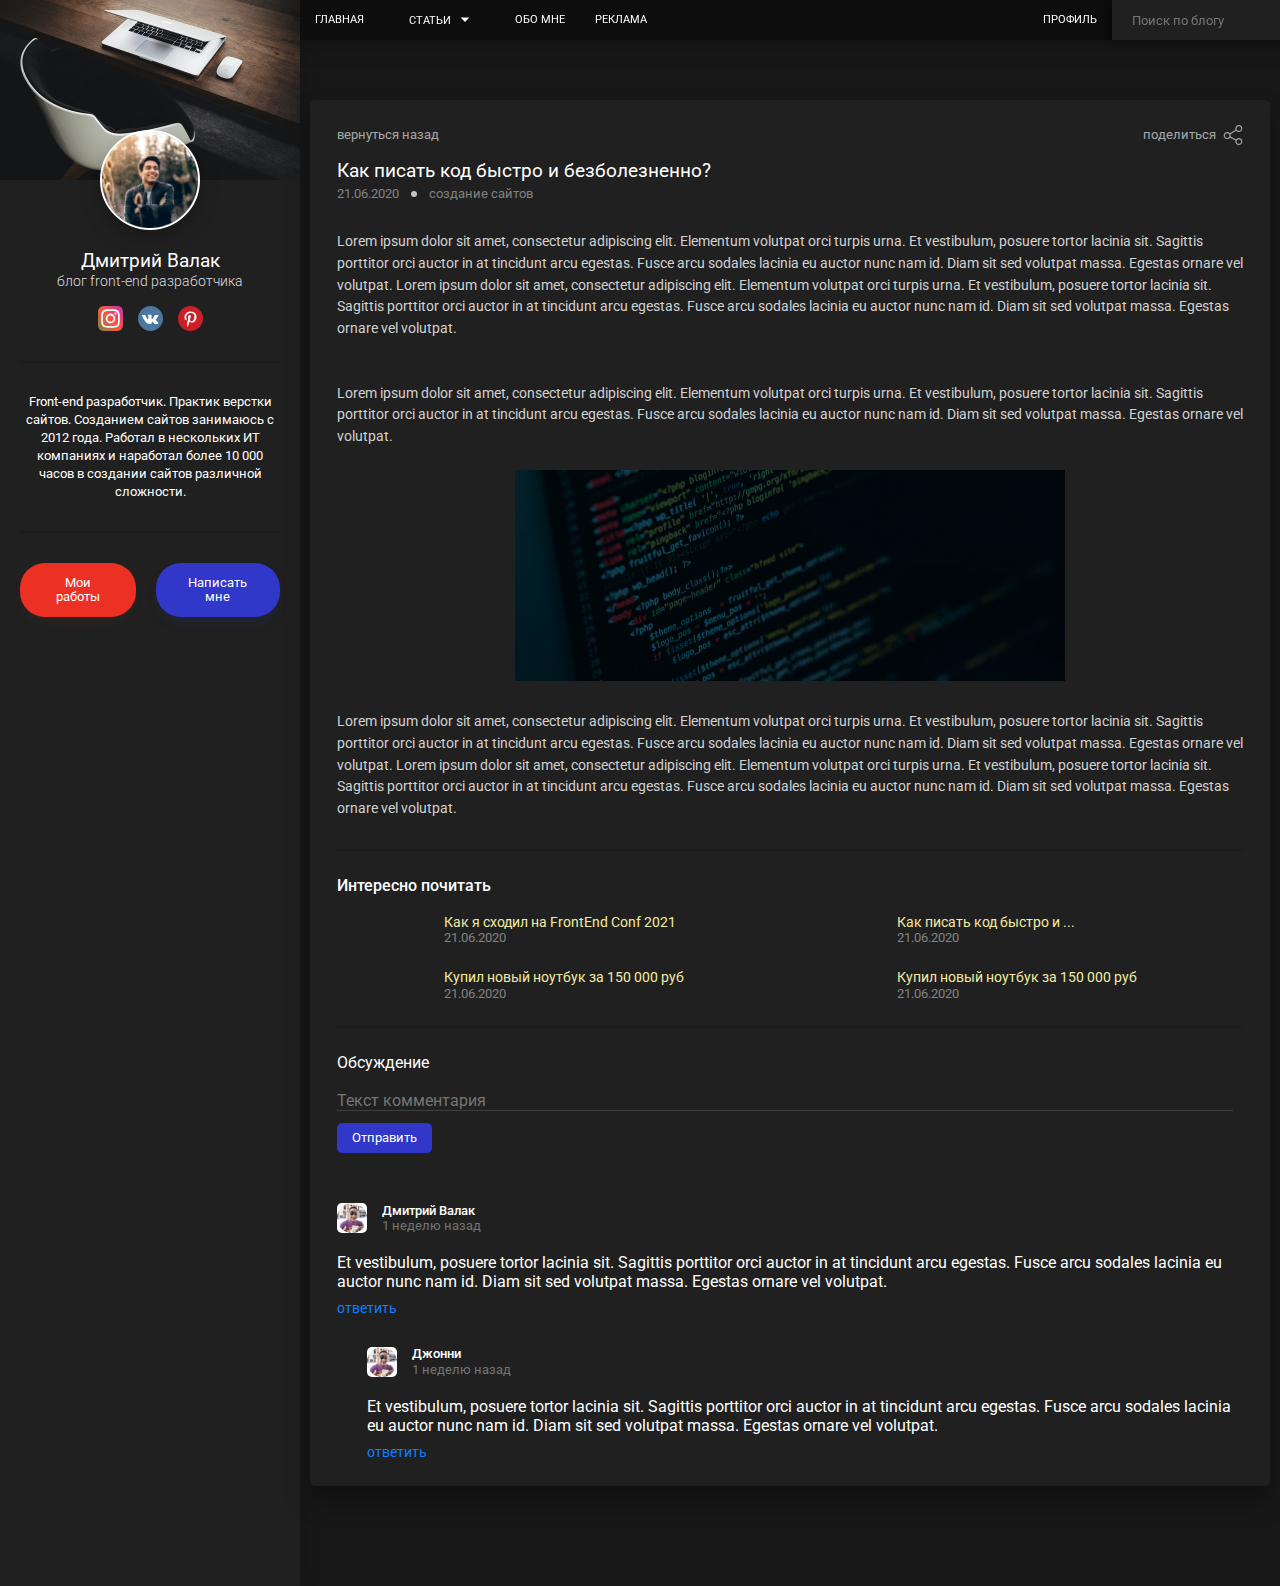
<file: textPage/textPage.html>
<!DOCTYPE html>
<html lang="en">
  <head>
    <meta charset="UTF-8" />
    <meta http-equiv="X-UA-Compatible" content="IE=edge" />
    <meta name="viewport" content="width=device-width, initial-scale=1.0" />
    <link rel="stylesheet" href="./css/styleTextPage.css">
    <link rel="stylesheet" href="./../css/stylePublic.css">
    <title>TextPage</title>
  </head>
  <body>
    <div class="page_container">
      <div id="mySidenav" class="sidenav">
        <div class="sidenav__user-content">
          <img class="sidenav__user-img" src="./../img/user.jpg" alt="user-img" />
          <div class="user-content__note">
            <p class="sidenav__user-name">Дмитрий Валак</p>
            <p class="sidenav__user-profession">блог front-end разработчика</p>
          </div>
        </div>
        <div class="sidenav__nav-menu">
          <a href="./../index.html" class="nav-menu__item">Статьи</a>
          <div class="nav-menu__item">
            <a href="./textPage.html" class="nav-menu__item__subitem">Создание сайтов</a>
            <a href="#" class="nav-menu__item__subitem">Интернет маркетинг</a>
            <a href="#" class="nav-menu__item__subitem">Продвижение видео</a>
          </div>
          <a href="#" class="nav-menu__item nav-menu__item--active">Обо мне</a>
          <a href="#" class="nav-menu__item">Реклама</a>
          <a href="./../authorization/authorization.html" class="nav-menu__item">Профиль</a>
          <div class="sidenav__buttons">
            <a href="./../works/works.html"><button class="buttons__works">Мои работы</button></a>
            <button class="buttons__contact">Написать мне</button>
          </div>
        </div>
      </div>
        <div class="sidebar">
          <img class="sidebar__user-img" src="./../img/user.jpg" alt="user-img" />
          <p class="sidebar__user-name">Дмитрий Валак</p>
          <p class="sidebar__user-profession">блог front-end разработчика</p>
          <div class="sidebar__soc-net">
            <img class="soc-net__icons" src="./../icons/instagram.svg" alt="instagram" />
            <img class="soc-net__icons" src="./../icons/vk.svg" alt="vk" />
            <img class="soc-net__icons" src="./../icons/pinterest.svg" alt="pinterest" />
          </div>
          <p class="sidebar__line"></p>
          <p class="sidebar__characteristic">
            Front-end разработчик. Практик верстки сайтов. Созданием сайтов
            занимаюсь с 2012 года. Работал в нескольких ИТ компаниях и наработал
            более 10 000 часов в создании сайтов различной сложности.
          </p>
          <p class="sidebar__line"></p>
          <div class="sidebar__buttons">
            <a href="./../works/works.html"><button class="buttons__works">Мои работы</button></a>
            <button class="buttons__contact">Написать мне</button>
          </div>
        </div>
        <div class="main">
          <div class="share-modal" id="share-modal">
            <div class="share-modal__container">
              <div class="share-modal__container__body">
                <div class="container__cancel">
                  <img class="container__cancel__icons" src="./../icons/cancel.svg" alt="Закрыть">
                </div>
                <div class="container__share">
                  <img class="container__share__icons" src="./../icons/facebook.svg" alt="facebook">
                  <img class="container__share__icons" src="./../icons/twitter.svg" alt="twitter">
                  <img class="container__share__icons" src="./../icons/vk-bg.svg" alt="vk">
                  <img class="container__share__icons" src="./../icons/social.svg" alt="social">
                </div>
              </div>
            </div>
          </div>
          <div class="contact-modal" id="contact-modal">
            <div class="contact-modal__container">
              <div class="container__body">
                <div class="container__cancel">
                  <img class="container__cancel__icons" src="./../icons/cancel.svg" alt="Закрыть">
                </div>
                <form id="form" action="/php/login.php" method="post" class="form">
                  <input type="text" class="container__name contact-input" placeholder="Ваше имя">
                  <input type="email" class="container__email contact-input" placeholder="Ваш e-mail">
                  <input type="text" class="container__msg contact-input" placeholder="Текст сообщения">
                  <button id="contactBtn" class="contactBtn">Отправить</button>
                </form>
                <div class="container__info">
                  <p class="info__email">e-mail: <span class="info__email--span">@mywebsite.ru</span></p>
                  <p class="info__number">тел: <span class="info__number--span">+943-232-856-22</span></p>
                </div>
              </div>
            </div>
          </div>
          <header class="main__header">
            <ul class="header__menu">
              <li>
                <div class="header__burger">
                  <p class="burger__line"></p>
                  <p class="burger__line"></p>
                  <p class="burger__line"></p>
                </div>
              </li>
              <li class="menu__item"><a href="./../index.html" class="">Главная</a></li>
              <div class="menu__item dropup">
                <button class="dropbtn">Статьи <img class="icons-list" src="./../icons/list.svg" alt="list"></button>
                <div class="dropup-content">
                  <a href="./textPage.html">Создание сайтов</a>
                  <a href="#">Интернет маркетинг</a>
                  <a href="#">Продвижение видео</a>
                </div>
              </div>
              <li class="menu__item"><a href=".#" class="">Обо мне</a></li>
              <li class="menu__item"><a href=".#" class="">Реклама</a></li>
            </ul>
            <div class="header__content">
              <a href="./../authorization/authorization.html" class="header__content__profile">Профиль</a>
              <input type="text" class="header__content__search" placeholder="Поиск по блогу"></input>
            </div>
          </header>
            <div class="post">
              <div class="post__action">
                <p class="action__back">вернуться назад</p>
                <div class="action__impart">
                  <p class="impart__text">поделиться</p>
                  <img class="impart__icons" src="./../icons/impart.svg" alt="impart">
                </div>
              </div>
              <p class="post__title">Как писать код быстро и безболезненно?</p>
              <div class="post__info">
                <!-- <div class="post__info__left"> -->
                  <p class="post__date">21.06.2020</p>
                  <img src="./../icons/krug.svg" alt="Круг">
                  <p class="post__theme">создание сайтов</p>
                <!-- </div> -->
                <!-- <a class="post__read">читать</a> -->
              </div>
              <p class="post__text">
                Lorem ipsum dolor sit amet, consectetur adipiscing elit. Elementum volutpat orci turpis urna. 
                Et vestibulum, posuere tortor lacinia sit. Sagittis porttitor orci auctor in at tincidunt arcu egestas. 
                Fusce arcu sodales lacinia eu auctor nunc nam id. Diam sit sed volutpat massa. Egestas ornare vel volutpat. 
                Lorem ipsum dolor sit amet, consectetur adipiscing elit. Elementum volutpat orci turpis urna. Et vestibulum, posuere tortor lacinia sit. 
                Sagittis porttitor orci auctor in at tincidunt arcu egestas. Fusce arcu sodales lacinia eu auctor nunc nam id. Diam sit sed volutpat massa. 
                Egestas ornare vel volutpat.
                <br>
                <br>
                <br>
                Lorem ipsum dolor sit amet, consectetur adipiscing elit. Elementum volutpat orci turpis urna. Et vestibulum, posuere tortor lacinia sit. Sagittis porttitor orci auctor in at tincidunt arcu egestas. Fusce arcu sodales lacinia eu auctor nunc nam id. Diam sit sed volutpat massa. Egestas ornare vel volutpat.
              </p>
              <img class="post__img" src="./img/post.jpg" alt="">
              <p class="post__text">
                Lorem ipsum dolor sit amet, consectetur adipiscing elit. Elementum volutpat orci turpis urna. 
                Et vestibulum, posuere tortor lacinia sit. Sagittis porttitor orci auctor in at tincidunt arcu egestas. 
                Fusce arcu sodales lacinia eu auctor nunc nam id. Diam sit sed volutpat massa. Egestas ornare vel volutpat. 
                Lorem ipsum dolor sit amet, consectetur adipiscing elit. Elementum volutpat orci turpis urna. 
                Et vestibulum, posuere tortor lacinia sit. Sagittis porttitor orci auctor in at tincidunt arcu egestas. 
                Fusce arcu sodales lacinia eu auctor nunc nam id. Diam sit sed volutpat massa. Egestas ornare vel volutpat.
              </p>
              <div class="post__interesting">
                <p class="interesting__line"></p>
                <p class="interesting__title">Интересно почитать</p>
                <div class="interesting__related-post">
                  <div class="related-post__row">
                    <a href="#" class="related-post__content">
                      <p class="related-post__content__text">Как я сходил на FrontEnd Conf 2021</p>
                      <p class="related-post__content__date">21.06.2020</p>
                    </a>
                    <a href="#" class="related-post__content">
                      <p class="related-post__content__text">Купил новый ноутбук за 150 000 руб</p>
                      <p class="related-post__content__date">21.06.2020</p>
                    </a>
                  </div>
                  <div class="related-post__row">
                    <a href="#" class="related-post__content">
                      <p class="related-post__content__text">Как писать код быстро и  ...</p>
                      <p class="related-post__content__date">21.06.2020</p>
                    </a>
                    <a href="#" class="related-post__content">
                      <p class="related-post__content__text">Купил новый ноутбук за 150 000 руб</p>
                      <p class="related-post__content__date">21.06.2020</p>
                    </a>
                  </div>
                </div>
                <p class="interesting__line"></p>
                <div class="post__discussion">
                  <p class="post__discussion__text">Обсуждение</p>
                  <div class="post__discussion__comment">
                    <input class="comment__text" type="text" placeholder="Текст комментария">
                    <button class="commentBtn">Отправить</button>
                  </div>
                  <div class="post__discussion__all-com">
                    <div class="all-com__info">
                      <div class="all-com__info__user">
                        <img class="info__user__img" src="./../img/user-com.jpg" alt="">
                        <div class="info__user__note">
                          <p class="info__user__name">Дмитрий Валак</p>
                          <p class="info__user__date">1 неделю назад</p>
                        </div>
                      </div>
                      <p class="info__user__com">
                        Et vestibulum, posuere tortor lacinia sit. 
                        Sagittis porttitor orci auctor in at tincidunt arcu egestas. 
                        Fusce arcu sodales lacinia eu auctor nunc nam id. Diam sit sed volutpat massa. 
                        Egestas ornare vel volutpat.
                      </p>
                      <p class="info__user__answer">ответить</p>
                    </div>
                    <div class="all-com__info__answer">
                      <div class="all-com__info__user">
                        <img class="info__user__img" src="./../img/user-com.jpg" alt="">
                        <div class="info__user__note">
                          <p class="info__user__name">Джонни</p>
                          <p class="info__user__date">1 неделю назад</p>
                        </div>
                      </div>
                      <p class="info__user__com">
                        Et vestibulum, posuere tortor lacinia sit. 
                        Sagittis porttitor orci auctor in at tincidunt arcu egestas. 
                        Fusce arcu sodales lacinia eu auctor nunc nam id. Diam sit sed volutpat massa. 
                        Egestas ornare vel volutpat.
                      </p>
                      <p class="info__user__answer">ответить</p>
                    </div>
                  </div>
                </div>
              </div>
            </div>
        </div>
      </div>

      <script src="./../js/sideNav.js"></script>
      <script src="./../js/share-modal.js"></script>
  </body>
</html>
</file>
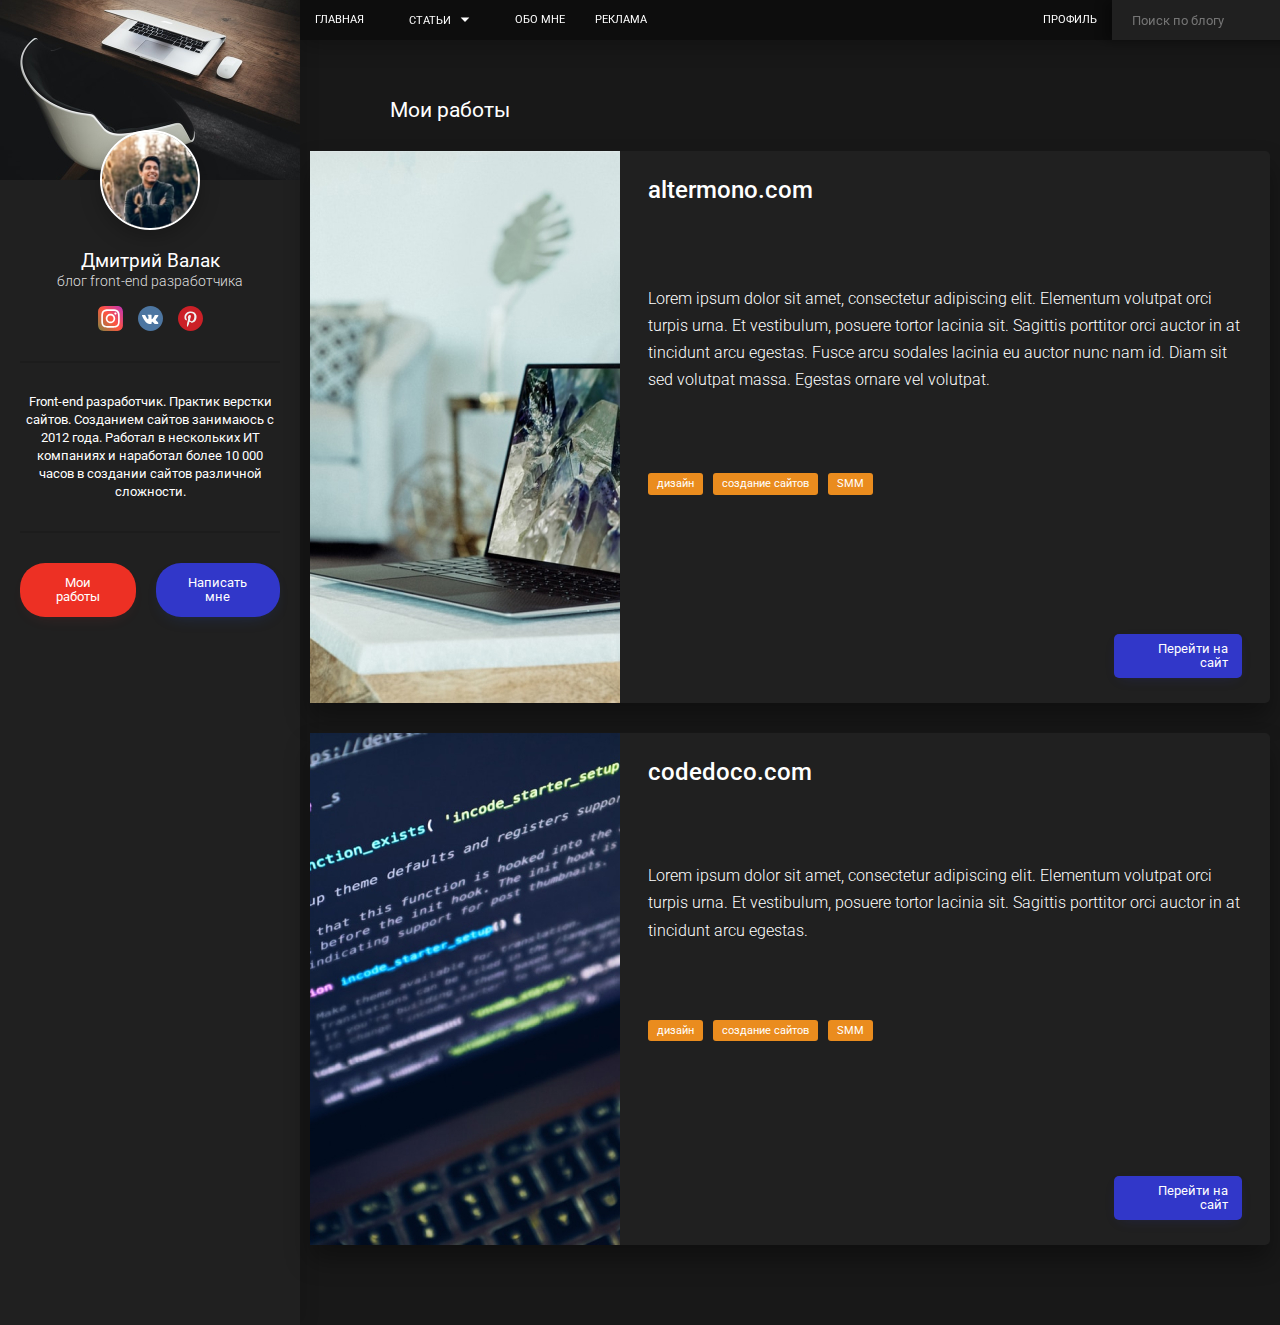
<file: works/works.html>
<!DOCTYPE html>
<html lang="en">
  <head>
    <meta charset="UTF-8" />
    <meta http-equiv="X-UA-Compatible" content="IE=edge" />
    <meta name="viewport" content="width=device-width, initial-scale=1.0" />
    <link rel="stylesheet" href="./css/styleWorks.css" />
    <link rel="stylesheet" href="./../css/stylePublic.css" />
    <title>Работы</title>
  </head>
  <body>
    <div class="page_container">
      <div id="mySidenav" class="sidenav">
        <div class="sidenav__user-content">
          <img class="sidenav__user-img" src="./../img/user.jpg" alt="user-img" />
          <div class="user-content__note">
            <p class="sidenav__user-name">Дмитрий Валак</p>
            <p class="sidenav__user-profession">блог front-end разработчика</p>
          </div>
        </div>
        <div class="sidenav__nav-menu">
          <a href="#" class="nav-menu__item">Статьи</a>
          <div class="nav-menu__item">
            <a href="./../textPage/textPage.html" class="nav-menu__item__subitem">Создание сайтов</a>
            <a href="#" class="nav-menu__item__subitem">Интернет маркетинг</a>
            <a href="#" class="nav-menu__item__subitem">Продвижение видео</a>
          </div>
          <a href="#" class="nav-menu__item nav-menu__item--active">Обо мне</a>
          <a href="#" class="nav-menu__item">Реклама</a>
          <a href="./../authorization/authorization.html" class="nav-menu__item">Профиль</a>
          <div class="sidenav__buttons">
            <a href=""><button class="buttons__works">Мои работы</button></a>
            <button class="buttons__contact">Написать мне</button>
          </div>
        </div>
      </div>
      <div class="sidebar">
        <img class="sidebar__user-img" src="./../img/user.jpg" alt="user-img" />
        <p class="sidebar__user-name">Дмитрий Валак</p>
        <p class="sidebar__user-profession">блог front-end разработчика</p>
        <div class="sidebar__soc-net">
          <img class="soc-net__icons" src="./../icons/instagram.svg" alt="instagram" />
          <img class="soc-net__icons" src="./../icons/vk.svg" alt="vk" />
          <img class="soc-net__icons" src="./../icons/pinterest.svg" alt="pinterest" />
        </div>
        <p class="sidebar__line"></p>
        <p class="sidebar__characteristic">
          Front-end разработчик. Практик верстки сайтов. Созданием сайтов
          занимаюсь с 2012 года. Работал в нескольких ИТ компаниях и наработал
          более 10 000 часов в создании сайтов различной сложности.
        </p>
        <p class="sidebar__line"></p>
        <div class="sidebar__buttons">
          <a href=""><button class="buttons__works">Мои работы</button></a>
          <button class="buttons__contact">Написать мне</button>
        </div>
      </div>
      <div class="main">
        <div class="contact-modal" id="contact-modal">
          <div class="contact-modal__container">
            <div class="container__body">
              <div class="container__cancel">
                <img class="container__cancel__icons" src="./../icons/cancel.svg" alt="Закрыть">
              </div>
              <form id="form" action="" method="post" class="form">
                <input type="text" class="container__name contact-input" placeholder="Ваше имя">
                <input type="email" class="container__email contact-input" placeholder="Ваш e-mail">
                <input type="text" class="container__msg contact-input" placeholder="Текст сообщения">
                <button id="contactBtn" class="contactBtn">Отправить</button>
              </form>
              <div class="container__info">
                <p class="info__email">e-mail: <span class="info__email--span">@mywebsite.ru</span></p>
                <p class="info__number">тел: <span class="info__number--span">+943-232-856-22</span></p>
              </div>
            </div>
          </div>
        </div>
        <header class="main__header">
          <ul class="header__menu">
            <li>
              <div class="header__burger" >
                <p class="burger__line"></p>
                <p class="burger__line"></p>
                <p class="burger__line"></p>
              </div>
            </li>
            <li class="menu__item"><a href="./../index.html" class="">Главная</a></li>
            <div class="menu__item dropup">
              <button class="dropbtn">Статьи <img class="icons-list" src="./../icons/list.svg" alt="list"></button>
              <div class="dropup-content">
                <a href="./../textPage/textPage.html">Создание сайтов</a>
                <a href="#">Интернет маркетинг</a>
                <a href="#">Продвижение видео</a>
              </div>
            </div>
            <li class="menu__item"><a href=".#" class="">Обо мне</a></li>
            <li class="menu__item"><a href=".#" class="">Реклама</a></li>
          </ul>
          <div class="header__content">
            <a href="./../authorization/authorization.html" class="header__content__profile">Профиль</a>
            <input type="text" class="header__content__search" placeholder="Поиск по блогу"></input>
          </div>
        </header>
        <div class="container">
          <p class="work__text">Мои работы</p>
          <div class="work__item-1">
            <div class="work__item__content">
              <img class="content__img" src="./img/work-item-1.jpg" alt="Фото">
              <div class="content__right">
                <p class="content__title">altermono.com</p>
                <p class="content__text">
                  Lorem ipsum dolor sit amet, consectetur adipiscing elit. 
                  Elementum volutpat orci turpis urna. Et vestibulum, posuere tortor lacinia sit. 
                  Sagittis porttitor orci auctor in at tincidunt arcu egestas. 
                  Fusce arcu sodales lacinia eu auctor nunc nam id. 
                  Diam sit sed volutpat massa. Egestas ornare vel volutpat.
                </p>
                <div class="content__item">
                  <p class="content__item__tag">дизайн</p>
                  <p class="content__item__tag">создание сайтов</p>
                  <p class="content__item__tag">SMM</p>
                </div>
                <a href="#" class="content__button">Перейти на сайт</a>
              </div>
            </div>
          </div>
          <div class="work__item-2">
            <div class="work__item__content">
              <img class="content__img2" src="./img/work-item-2.jpg" alt="Фото">
              <div class="content__right">
                <p class="content__title">codedoco.com</p>
                <p class="content__text">
                  Lorem ipsum dolor sit amet, consectetur adipiscing elit. 
                  Elementum volutpat orci turpis urna. 
                  Et vestibulum, posuere tortor lacinia sit. 
                  Sagittis porttitor orci auctor in at tincidunt arcu egestas. 
                </p>
                <div class="content__item">
                  <p class="content__item__tag">дизайн</p>
                  <p class="content__item__tag">создание сайтов</p>
                  <p class="content__item__tag">SMM</p>
                </div>
                <a href="#" class="content__button">Перейти на сайт</a>
              </div>
            </div>
          </div>
        </div>
      </div>
    </div>
    <!--
       https://www.figma.com/file/4Dj6lyefN8MQiZXLtTQhFw/Dmitry-%2B-(Copy)?node-id=2%3A2
     -->
     <script src="./../js/sideNav.js"></script>
     <!-- <script src="./js/contact-modal.js"></script> -->
  </body>
</html>
</file>
<file: css/styleIndex.css>
.stories__container {
  display: flex;
  flex-direction: column;
  gap: 30px;
  margin: 0 auto;
}

/* stories */
.stories {
  display: flex;

  position: relative;

  font-size: 0.8em;
  line-height: 1.1em;

  margin: 100px 50px 0;

  z-index: 1;
}

.stories__content {
  display: flex;
  flex-direction: column;
  gap: 120px;

  width: 140px;
  height: 195px;

  margin: 0 auto;
  padding: 15px;

  filter: drop-shadow(0px 5px 15px rgba(0, 0, 0, 0.2));
  border-radius: 5px;

  font-family: "Lato", sans-serif;
}

.stories__content-one {
  background: linear-gradient(
      180deg,
      rgba(0, 0, 0, 0.8) 0%,
      rgba(0, 0, 0, 0) 52.08%,
      rgba(0, 0, 0, 0.406154) 76.41%,
      rgba(0, 0, 0, 0.8) 100%
    ),
    url(./../img/stories-1.jpg);
}

.stories__content-two {
  background: linear-gradient(
      180deg,
      rgba(0, 0, 0, 0.8) 0%,
      rgba(0, 0, 0, 0) 52.08%,
      rgba(0, 0, 0, 0.406154) 76.41%,
      rgba(0, 0, 0, 0.8) 100%
    ),
    url(./../img/stories-2.jpg);
}


.stories__content-three {
  background: linear-gradient(
      180deg,
      rgba(0, 0, 0, 0.8) 0%,
      rgba(0, 0, 0, 0) 52.08%,
      rgba(0, 0, 0, 0.406154) 76.41%,
      rgba(0, 0, 0, 0.8) 100%
    ),
    url(./../img/stories-3.jpg);
}

.stories__content-four {
  background: linear-gradient(
      180deg,
      rgba(0, 0, 0, 0.8) 0%,
      rgba(0, 0, 0, 0) 52.08%,
      rgba(0, 0, 0, 0.406154) 76.41%,
      rgba(0, 0, 0, 0.8) 100%
    ),
    url(./../img/stories-4.jpg);
}
.stories__content__title {
  font-family: "Lato", sans-serif;
}
.stories__content__date {
  text-align: right;
}

/* add-post */
.add-post {
  display: flex;
  justify-content: center;
  align-items: center;
  gap: 15px;

  height: 74px;

  padding: 15px 20px;
  /* margin: 0 auto; */

  background: #121212;
  box-shadow: 0px 15px 25px rgba(0, 0, 0, 0.45);
  border-radius: 5px;
}

.add-post__posting {
  width: 35em;
  padding: 13px 10px;

  font-size: 0.95em;
  line-height: 1.2em;
}

.add-post__posting:hover{
  cursor: pointer;
}

.add-post__posting:focus{
  cursor:auto;
}

.add-post__photos,
.add-post__send {
  cursor: pointer;
  width: 44px;
  height: 44px;
}

/* post */
.post {
  display: flex;
  flex-direction: column;
  gap: 20px;
  width: 60em;

  margin: 0 auto;
  padding: 25px 27px;

  background: #202020;
  box-shadow: 0px 15px 25px rgba(0, 0, 0, 0.35);
  border-radius: 5px;

  font-family: "Roboto", sans-serif;
}

.post__text {
  font-size: 0.9em;
  line-height: 1.5em;
  color: #d2d2d2;
}

.post__date,
.post__theme {
  font-size: 0.8em;
  line-height: 1.2em;

  color: #828282;
}

.post__img {
  width: 600px;
  height: 245px;
  margin: 0 auto;
}

.post__info {
  display: flex;
  flex-direction: row;
  align-items: center;
  justify-content: space-between;
}

.post__info__left {
  font-family: "Lato", sans-serif;
  display: flex;
  gap: 15px;
}

.post__title {
  font-size: 1.2em;
  line-height: 1.1em;
}
.post__read {
  color: #107eff;
  line-height: 1.1em;
  font-size: 0.9em;
  cursor: pointer;
}

.post__img2 {
  width: 550px;
  height: 280px;
  margin: 0 auto;
}

.post__img3 {
  width: 600px;
  height: 283px;
  margin: 0 auto;
}

/* pagenav */
.pagenav {
  display: flex;
  gap: 10px;
  margin: 0 auto 80px;
}

.pagenav__page,
.pagenav__prev,
.pagenav__next {
  padding: 12px 16px;

  cursor: pointer;

  background: #0d0d0d;
  box-shadow: 0px 0px 10px rgba(0, 0, 0, 0.15);
  border-radius: 3px;
}

.pagenav__page--active {
  background: #104be3;
  box-shadow: 0px 0px 10px rgba(58, 108, 234, 0.15);
  border-radius: 3px;
}

/* Адаптивка */

@media (max-width: 1024px) {
  .post {
    width: 40em;
  }
}

@media (max-width: 768px) {
  .post {
    width: 40em;
  }
}

@media (max-width: 425px) {
  .post {
    width: 25em;
  }

  .stories {
    width: 340px;
    margin: 60px auto 0;
    gap: 30px;
    overflow-x: auto;
  }

  .stories__content {
    margin: 0;
    min-width: 140px;
    padding: 15px;
  }

  .stories::-webkit-scrollbar {
    display: none;
  }

  .post__img,
  .post__img2,
  .post__img3 {
    width: auto;
    height: auto;
  }

  .post__info {
    flex-direction: column;
    align-items: flex-start;
    gap: 13px;
  }
}

@media (max-width: 375px) {
  .post {
    width: 20em;
  }

  .post__img,
  .post__img2,
  .post__img3 {
    width: auto;
    height: auto;
  }

  .stories {
    overflow-x: auto;
    width: 340px;
    margin: 60px auto 0;
    gap: 20px;
  }

  .stories__content {
    margin: 0;
    min-width: 140px;
    padding: 15px;
  }
}

@media (max-width: 320px) {
  .post {
    width: 19em;
  }

  .stories {
    overflow-x: auto;
    width: 300px;
    margin: 60px auto 0;
    gap: 13px;
  }
  
  .stories__content {
    margin: 0;
    min-width: 140px;
    padding: 15px;
  }

  .post__img,
  .post__img2,
  .post__img3 {
    width: auto;
    height: auto;
  }

  .add-post__posting {
    width: 12em;
  }
}
</file>
<file: authorization/css/styleAuthorization.css>
.container__authorization{
    display: flex;
    flex-direction: column;
    align-items: center;
    gap: 20px;
    
    width: 30em;
    margin: 100px auto;
}

.authorization__title{
    font-size: 1.3em;
    line-height: 1em;
}

.authorization__form{
    display: flex;
    flex-direction: column;
    align-items: center;
    gap: 25px;
    margin-top: 39px;
}

.form--input{
    font-size: 0.9em;
    line-height: 1.1em;
    color: #fff;

    width: 20em;

    padding-bottom: 9px;

    border-bottom: 1px solid #3F3F3F;
}

.form--input:hover{
    cursor: pointer;
}

.form--input:focus{
    cursor: auto;
    border-bottom: 1px solid #107eff;
}

.authorization__btn{
    font-size: 0.8em;
    line-height: 1.1em;
    color: #ffffff;
    
    padding: 8px 15px;

    background-color: #3137c9;
    box-shadow: 0px 4px 15px -7px rgba(48, 55, 201, 0.3);
    border-radius: 5px;
}

.authorization__guide{
    display: flex;
    gap: 10px;
}

.guide__recover, .guide__register{
    font-size: 0.8em;
    line-height: 1.1em;
    color: #ffffff;
}

@media (max-width: 425px) {
    .container__authorization{
        width: 20em;
    }
}

@media (max-width: 320px) {
    .container__authorization, .form--input{
        width: 18em;
    }
}
</file>
<file: profile/css/styleProfile.css>
.container {
  display: flex;
  flex-direction: column;
  gap: 30px;
  margin: 0 auto;
}
.profile__text{
    margin: 100px auto;

    color: #ffffff;
    font-size: 1.3em;
    line-height: 1em;
}

.container__profile{
    width: 60em;

    margin: 30px auto;
    
    display: flex;
    justify-content: space-around;
}

.profile__form{
    display: flex;
    flex-direction: column;
    gap: 25px;
}

.form--input{
    padding-bottom: 9px;

    font-size: 0.9em;
    line-height: 1.1em;
    color: #ffffff;

    width: 24em;

    border-bottom: 1px solid #3F3F3F;
}

.form--input:hover{
    cursor: pointer;
}

.form--input:focus{
    cursor: auto;
    border-bottom: 1px solid #107EFF;
}

.profile__btn{
    padding: 8px 15px;

    font-size: 0.8em;
    line-height: 1.1em;

    width: 7em;

    background: #3137C9;
    box-shadow: 0px 4px 15px -7px rgba(48, 55, 201, 0.3);
    border-radius: 5px;
}

.profile__form__img{
    display: flex;
    flex-direction: column;
    gap: 15px;
}

.form__img__avatar{
    width: 150px;
    height: 150px;
}

.form__img__pick-avatar{
    text-decoration: underline;
    
    color: #107EFF;
    font-size: 0.9em;
    line-height: 1.1em;
}


@media (max-width: 1024px) {
    .container__profile{
        width: 40em;
    }
}

@media (max-width: 425px) {
    .container__profile{
        flex-direction: column-reverse;
        align-items: center;
        gap: 30px;
        width: 20em;
    }

    .form--input{
        width: 20em;
    }
}

@media (max-width: 320px) {
    .container__profile{
        width: 18em;
    }

    .form--input{
        width: 18em;
    }
}
</file>
<file: text-page/css/styleTextPage.css>
/* post */
.post {
  display: flex;
  flex-direction: column;
  gap: 5px;
  width: 60em;

  margin: 100px auto;
  padding: 25px 27px;

  background: #202020;
  box-shadow: 0px 15px 25px rgba(0, 0, 0, 0.35);
  border-radius: 5px;

  font-family: "Roboto", sans-serif;
}

.post__action {
  display: flex;
  flex-direction: row;
  justify-content: space-between;
  align-items: center;

  opacity: 0.6;
  font-size: 0.8em;
  line-height: 1.1em;
}

.action__impart {
  display: flex;
  flex-direction: row;
  justify-content: space-between;
  align-items: center;
  gap: 7px;

  cursor: pointer;
}

.action__impart:hover{
  color: #d2d2d2;
}

.post__text {
  font-size: 0.9em;
  line-height: 1.5em;
  color: #d2d2d2;
  padding-top: 25px;
}

.post__date,
.post__theme,
.related-post__content__date {
  font-size: 0.8em;
  line-height: 1.2em;

  color: #828282;
}

.post__img {
  width: 550px;
  height: 229px;
  margin: 0 auto;
  padding-top: 18px;
}

.post__info {
  display: flex;
  flex-direction: row;
  align-items: center;
  /* justify-content: space-between; */
  gap: 12px;
}

.post__title {
  font-size: 1.2em;
  line-height: 1.1em;
  padding-top: 10px;
}

.interesting__line {
  border: 1px solid #1c1c1c;
  margin: 25px 0;
}

.interesting__title {
  font-weight: 500;
  font-size: 1em;
  line-height: 1.2em;
}

.interesting__related-post {
  margin-top: 19px;

  display: flex;
  flex-wrap: wrap;
  /* column-gap: 43px; */
  justify-content: space-around;
}

.related-post__row{
  display: flex;
  flex-direction: column;
  gap: 24px;
}

.related-post__content{
  cursor: pointer;
}

.related-post__content__text {
  color: #f3eba2;
  font-size: 0.9em;
  line-height: 1.1em;
}

.post__discussion{
  display: flex;
  flex-direction: column;
  gap: 19px;
}

.post__discussion__comment{
  display: flex;
  flex-direction: column;
  align-items: flex-start;
  gap: 12px;
}
.comment__text{
  border-bottom: 1px solid #3f3f3f;
  width: 56em;
}

.comment__text:hover{
  cursor: pointer;
}

.comment__text:focus{
  cursor: auto;
  border-bottom: 1px solid #107eff;
}
.post__discussion__all-com{
  margin-top: 31px;
  display: flex;
  flex-direction: column;
  gap: 30px;
}

.all-com__info, .all-com__info__answer{
  display: flex;
  flex-direction: column;
  gap: 10px;
}

.all-com__info__user{
  display: flex;
  gap: 15px;
  margin-bottom: 10px;
}

.info__user__img{
  width: 30px;
  height: 30px;
  border-radius: 5px;
}

.info__user__name{
  font-weight: 500;
  font-size: 0.8em;
  line-height: 1.1em;
}

.info__user__date{
  font-size: 0.8em;
    line-height: 1.2em;
    color: #757575;
}

.info__user__answer{
  color: #107eff;
    line-height: 1.1em;
    font-size: 0.9em;
    cursor: pointer;
}

.all-com__info__answer{
  padding-left: 30px;
}


.info__user__note {
  display: flex;
  flex-direction: column;
  justify-content: flex-end;
}



/* Модальное окно */

.share-modal{
  /* display: none; */
  position: fixed;

  width: 100%;
  height: 100%;

  top: 0;
  left: 0;

  z-index: 2;
  transform: translateY(-44.5%) scale(0);
  transition: 0.4s ease-out;
}
.share-modal.active{
  display: flex;
  transform: translateY(0%) scale(100%);
  background-color: rgba(0, 0, 0, 0.8);
}

.container__share{
  display: flex;
  justify-content: center;
  gap: 15px;

  margin-top: 12px;
  padding-bottom: 56px;
}

.container__share__icons{
  cursor: pointer;
}

.share-modal__container{
  display: flex;
  align-items: center;

  width: 100%;
  height: 100%;
}

.share-modal__container__body{
  display: flex;
  /* align-items: flex-end; */
  flex-direction: column;
  gap: 25px;

  margin: 150px auto;
  padding: 20px 20px;

  width: 500px;

  background: #202020;
  border-radius: 10px;

  position: relative;
}


.commentBtn {
  background-color: #3137c9;
  border-radius: 5px;

  padding: 8px 15px;

  color: #fff;
  font-size: 0.8em;
  line-height: 1.1em;
}



@media (max-width: 1024px) {
  .post {
    width: 40em;
    margin-top: 4em;
  }

  .comment__text{
    width: 37em;
  }
}

@media (max-width: 768px) {
  .post {
    width: 40em;
  }
}

@media (max-width: 425px) {
  .post {
    width: 25em;
  }

  .post__img{
    width: auto;
    height: auto;
  }
  
  .share-modal__container__body{
    width: 400px;
  }

  .comment__text{
    width: 22em;
  }
  
  .interesting__related-post{
    row-gap: 20px;
  }
}

@media (max-width: 375px) {
  .post {
    width: 20em;
  }

  .post__img{
    width: auto;
    height: auto;
  }

  .share-modal__container__body{
    width: 360px;
  }

  .comment__text{
    width: 17em;
  }
}

@media (max-width: 320px) {
  .post {
    width: 19em;
  }

  .post__img{
    width: auto;
    height: auto;
  }

  .share-modal__container__body{
    width: 300px;
  }
  
  .post__info {
    flex-direction: row;
    gap: 13px;
  }

  .add-post__posting {
    width: 12em;
  }

  .comment__text{
    width: 16em;
  }
}
</file>
<file: textPage/css/styleTextPage.css>
/* post */
.post {
  display: flex;
  flex-direction: column;
  gap: 5px;
  width: 60em;

  margin: 100px auto;
  padding: 25px 27px;

  background: #202020;
  box-shadow: 0px 15px 25px rgba(0, 0, 0, 0.35);
  border-radius: 5px;

  font-family: "Roboto", sans-serif;
}

.post__action {
  display: flex;
  flex-direction: row;
  justify-content: space-between;
  align-items: center;

  opacity: 0.6;
  font-size: 0.8em;
  line-height: 1.1em;
}

.action__impart {
  display: flex;
  flex-direction: row;
  justify-content: space-between;
  align-items: center;
  gap: 7px;

  cursor: pointer;
}

.action__impart:hover{
  color: #d2d2d2;
}

.post__text {
  font-size: 0.9em;
  line-height: 1.5em;
  color: #d2d2d2;
  padding-top: 25px;
}

.post__date,
.post__theme,
.related-post__content__date {
  font-size: 0.8em;
  line-height: 1.2em;

  color: #828282;
}

.post__img {
  width: 550px;
  height: 229px;
  margin: 0 auto;
  padding-top: 18px;
}

.post__info {
  display: flex;
  flex-direction: row;
  align-items: center;
  /* justify-content: space-between; */
  gap: 12px;
}

.post__title {
  font-size: 1.2em;
  line-height: 1.1em;
  padding-top: 10px;
}

.interesting__line {
  border: 1px solid #1c1c1c;
  margin: 25px 0;
}

.interesting__title {
  font-weight: 500;
  font-size: 1em;
  line-height: 1.2em;
}

.interesting__related-post {
  margin-top: 19px;

  display: flex;
  flex-wrap: wrap;
  /* column-gap: 43px; */
  justify-content: space-around;
}

.related-post__row{
  display: flex;
  flex-direction: column;
  gap: 24px;
}

.related-post__content{
  cursor: pointer;
}

.related-post__content__text {
  color: #f3eba2;
  font-size: 0.9em;
  line-height: 1.1em;
}

.post__discussion{
  display: flex;
  flex-direction: column;
  gap: 19px;
}

.post__discussion__comment{
  display: flex;
  flex-direction: column;
  align-items: flex-start;
  gap: 12px;
}
.comment__text{
  border-bottom: 1px solid #3f3f3f;
  width: 56em;
}

.comment__text:hover{
  cursor: pointer;
}

.comment__text:focus{
  cursor: auto;
  border-bottom: 1px solid #107eff;
}
.post__discussion__all-com{
  margin-top: 31px;
  display: flex;
  flex-direction: column;
  gap: 30px;
}

.all-com__info, .all-com__info__answer{
  display: flex;
  flex-direction: column;
  gap: 10px;
}

.all-com__info__user{
  display: flex;
  gap: 15px;
  margin-bottom: 10px;
}

.info__user__img{
  width: 30px;
  height: 30px;
  border-radius: 5px;
}

.info__user__name{
  font-weight: 500;
  font-size: 0.8em;
  line-height: 1.1em;
}

.info__user__date{
  font-size: 0.8em;
    line-height: 1.2em;
    color: #757575;
}

.info__user__answer{
  color: #107eff;
    line-height: 1.1em;
    font-size: 0.9em;
    cursor: pointer;
}

.all-com__info__answer{
  padding-left: 30px;
}


.info__user__note {
  display: flex;
  flex-direction: column;
  justify-content: flex-end;
}



/* Модальное окно */

.share-modal{
  /* display: none; */
  position: fixed;

  width: 100%;
  height: 100%;

  top: 0;
  left: 0;

  z-index: 2;
  transform: translateY(-44.5%) scale(0);
  transition: 0.4s ease-out;
}
.share-modal.active{
  display: flex;
  transform: translateY(0%) scale(100%);
  background-color: rgba(0, 0, 0, 0.8);
}

.container__share{
  display: flex;
  justify-content: center;
  gap: 15px;

  margin-top: 12px;
  padding-bottom: 56px;
}

.container__share__icons{
  cursor: pointer;
}

.share-modal__container{
  display: flex;
  align-items: center;

  width: 100%;
  height: 100%;
}

.share-modal__container__body{
  display: flex;
  /* align-items: flex-end; */
  flex-direction: column;
  gap: 25px;

  margin: 150px auto;
  padding: 20px 20px;

  width: 500px;

  background: #202020;
  border-radius: 10px;

  position: relative;
}


.commentBtn {
  background-color: #3137c9;
  border-radius: 5px;

  padding: 8px 15px;

  color: #fff;
  font-size: 0.8em;
  line-height: 1.1em;
}



@media (max-width: 1024px) {
  .post {
    width: 40em;
    margin-top: 4em;
  }

  .comment__text{
    width: 37em;
  }
}

@media (max-width: 768px) {
  .post {
    width: 40em;
  }
}

@media (max-width: 425px) {
  .post {
    width: 25em;
  }

  .post__img{
    width: auto;
    height: auto;
  }
  
  .share-modal__container__body{
    width: 400px;
  }

  .comment__text{
    width: 22em;
  }
  
  .interesting__related-post{
    row-gap: 20px;
  }
}

@media (max-width: 375px) {
  .post {
    width: 20em;
  }

  .post__img{
    width: auto;
    height: auto;
  }

  .share-modal__container__body{
    width: 360px;
  }

  .comment__text{
    width: 17em;
  }
}

@media (max-width: 320px) {
  .post {
    width: 19em;
  }

  .post__img{
    width: auto;
    height: auto;
  }

  .share-modal__container__body{
    width: 300px;
  }
  
  .post__info {
    flex-direction: row;
    gap: 13px;
  }

  .add-post__posting {
    width: 12em;
  }

  .comment__text{
    width: 16em;
  }
}
</file>
<file: works/css/styleWorks.css>
.container {
  display: flex;
  flex-direction: column;
  gap: 30px;
  margin: 0 auto;
}

.work__text{
    /* margin-top: 100px; */
    font-size: 1.3em;
    line-height: 1em;

    margin: 100px auto 0 330px;
}

.work__item-1, .work__item-2{
    width: 60em;
    /* height: 552px; */

    margin: 0 auto;

    background: #202020;
    box-shadow: 0px 15px 25px rgba(0, 0, 0, 0.35);
    border-radius: 5px;
}

.work__item__content{
    display: flex;

}

.content__img{
    width: 310px;
    height: 552px;
}

.content__right{
    padding: 25px 28px;

    display: flex;
    flex-direction: column;
    justify-content: space-between;
}

.content__title{
    font-size: 1.5em;
    line-height: 1.2em;
    font-weight: 500;
}

.content__text{
    /* width: 15em; */
    font-size: 1em;
    line-height: 1.7em;
    font-weight: 300;
}

.content__item{
    display: flex;
    gap: 10px;
}

.content__item__tag{
    padding: 4px 9px;
    
    font-size: 0.7em;
    line-height: 1.2em;
    color: #ffffff;

    background: #EA8C1E;
    border-radius: 3px;
}

.content__button{
    color: #fff;
    font-size: 0.8em;
    line-height: 1.1em;
    text-align: right;

    width: 10em;
    
    cursor: pointer;

    padding: 8px 14px;
    margin: 59px  0 0 auto;

    background: #3137C9;
    box-shadow: 0px 4px 15px -7px rgba(48, 55, 201, 0.3);
    border-radius: 5px;
}

.work__item-2{
    height: 512px;
    margin-bottom: 80px;
}

/* Адаптивка */
@media (max-width: 1440px) {
    .work__text{
        margin-left: 90px;
    }
}

@media (max-width: 1024px) {
    .work__text{
        margin-left: 40px;
    }

    .work__item-1, .work__item-2{
        width: 40em;
    }
}

@media (max-width: 768px) {
    .work__text{
        margin-left: 64px;
    }
}

@media (max-width: 425px) {
    .work__text{
        margin-left: 60px;
    }

    .work__item__content{
        flex-direction: column;
    }
    
    .content__right{
        gap: 30px;
    }

    .work__item-1, .work__item-2{
        width: 19em;
        height: auto;
    }
}

@media (max-width: 375px) {
    .work__text{
        margin-left: 36px;
    }
}

@media (max-width: 320px) {
    .work__text{
        margin-left: 10px;
    }
}
</file>
<file: css/stylePublic.css>
@import url(/css/reset.css);
@import url("https://fonts.googleapis.com/css2?family=Lato&family=Roboto:wght@300;400;500&display=swap");


html,
body {
    font-family: "Roboto", sans-serif;
    /* overflow-x: hidden; */
    background: #181818;
    color: #ffffff;
}

.page_container {
  margin: 0 auto;
  display: flex;
}

.prof-auth-container{
    height: 100vmin;
}

.main {
  width: 100%;
}

/* sidebar контент слева */
.sidebar {
  background-image: url(/img/sidebar_bg.jpg);
  background-repeat: no-repeat;
  background-color: #202020;

  width: 300px;
  padding: 0 20px;


  display: flex;
  flex-direction: column;
  align-items: center;
  gap: 3px;

  color: #ffffff;
  box-shadow: 5px 0px 15px rgba(5, 5, 5, 0.1);
}

.sidebar__user-img {
  margin-top: 130px;
  margin-bottom: 17px;

  width: 100px;
  height: 100px;

  border-radius: 50%;
  border: 2px solid #ffffff;
  box-shadow: 0px 7px 20px rgba(0, 0, 0, 0.25);
}

.sidebar__user-name {
  font-size: 1.2em;
  line-height: 1.1em;
}

.sidebar__user-profession {
  font-weight: 300;
  font-size: 0.9em;
  line-height: 1.1em;
  color: #dedede;
}

.sidebar__soc-net {
  margin-top: 13px;
  display: flex;
  gap: 15px;
}

.soc-net__icons{
  cursor: pointer;
}

.sidebar__line {
  margin: 27px 0;
  width: 260px;
  border: 1px solid #1c1c1c;
}

.sidebar__characteristic {
  font-size: 0.8em;
  line-height: 1.4em;
  text-align: center;
}

.sidebar__buttons {
  display: flex;
  gap: 20px;
}

.buttons__works,
.buttons__contact {
  font-size: 0.8em;
  line-height: 1.1em;
  border-radius: 25px;
  color: #ffffff;
}

.buttons__works {
  padding: 13px 22px;
  background: #ed3024;
  box-shadow: 0px 7px 17px -10px rgba(242, 63, 63, 0.2);
}

.buttons__contact {
  padding: 13px 19px;
  background: #3137c9;
  box-shadow: 0px 7px 17px -10px rgba(32, 84, 219, 0.35);
}
/* sidebar */

/* header */
.main__header {
  background: #0d0d0d;
  box-shadow: 0px 5px 22px rgba(0, 0, 0, 0.25);
  height: 40px;

  position: fixed;
  z-index: 2;
  width: 85%;

  font-size: 0.7em;
  line-height: 1.2em;
  text-transform: uppercase;
  color: #ffffff;

  display: flex;
  align-items: center;
  justify-content: space-between;
}

.header__menu,
.header__content {
  align-items: center;
  display: flex;
}

li .header__burger {
  display: none;
  /* display: flex; */
  flex-direction: column;
  gap: 7px;
}

.burger__line {
  border: 1px solid #fff;
  width: 30px;
}

.menu__item,
.header__content__profile {
  padding: 0 15px;
  color: #ffffff;
}

.icons-list {
  padding: 3px 0 0 6px;
}

.menu__item a {
  color: #fff;
}

.header__content__search {
  background: #202020;
  box-shadow: -7px 1px 10px rgba(0, 0, 0, 0.3);

  height: 40px;
  width: 212px;

  padding: 14px 20px;

  font-size: 1.2em;
  line-height: 1.1em;
}

.header__content__search:hover{
  cursor: pointer;
}

.header__content__search:focus{
  cursor: auto;
}

/* Боковое меню */
.sidenav {
    display: flex;
    flex-direction: column;

    margin-top: 40px;
    padding-top: 82px;

    height: 100%;
    width: 0;

    position: fixed;

    z-index: 2;

    top: 0;
    left: 0;

    background-color: #111;
    background-image: url(/img/sidenav-bg.jpg);
    background-repeat: no-repeat;
    background-size: 300px 100px;

    overflow-y: auto;
    /* overflow-x: hidden; */
    transition: 0.5s all;
}

.sidenav__user-content {
  display: flex;
  gap: 10px;

  padding: 0 15px 12px;
}

.user-content__note {
  display: flex;
  flex-direction: column;
  justify-content: flex-end;
}

.sidenav__user-img {
  width: 65px;
  height: 65px;

  border-radius: 50%;
  border: 2px solid #ffffff;
  box-shadow: 0px 7px 20px rgba(0, 0, 0, 0.25);
}

.sidenav__user-name {
  font-size: 1em;
  line-height: 1.1em;
}

.sidenav__user-profession {
  font-weight: 300;
  font-size: 0.8em;
  line-height: 1.1em;
  color: #dedede;
}

.sidenav__nav-menu,
.nav-menu__item {
  display: flex;
  flex-direction: column;
  gap: 20px;
}

.sidenav__nav-menu {
  padding-top: 30px;

  border-top: 1px solid #1c1c1c;
}

.nav-menu__item,
.nav-menu__item__subitem {
  padding: 0 8px 0 17px;
  font-weight: 300;
  font-size: 1em;
  line-height: 1em;
  color: #fff;
}
.nav-menu__item__subitem {
  padding: 0 8px 0 30px;
}
.sidenav__buttons {
  display: flex;
  gap: 20px;
  padding: 30px 20px 0;
}

.sidenav a:hover {
  color: #107eff;
}

/* Cписок */
.dropbtn {
  color: white;
  padding: 14px 15px 14px 15px;
  border: none;
  text-transform: uppercase;
}

.dropup {
  position: relative;
  display: inline-block;
}

.dropup-content {
  display: none;
  position: absolute;
  min-width: 160px;
  top: 40px;
  z-index: 1;

  background: #3137c9;
  box-shadow: 0px 6px 8px rgba(0, 0, 0, 0.2);
  border-radius: 0px 0px 5px 5px;
}

.dropup-content a {
  color: #fff;
  padding: 12px 16px;
  text-decoration: none;
  display: block;
}

.dropup-content a:hover {
  background-color: #1e23ac;
}

.dropup:hover .dropup-content {
  display: block;
}

.dropup:hover .dropbtn {
  background-color: #3137c9;
}
  
/* Модальное окно */
.contact-modal {
  /* display: none; */
  position: fixed;

  width: 100%;
  height: 100%;

  top: 0;
  left: 0;

  z-index: 2;
  transform: translateY(-144.5%) scale(0);
  transition: 0.5s ease-out;
  /* background-color: transparent; */
}

.contact-modal.active {
  display: flex;
  transform: translateY(0%) scale(100%);
  background-color: rgba(0, 0, 0, 0.8);
}

.contact-modal__container {
  display: flex;
  align-items: center;

  width: 100%;
  height: 100%;
}

.container__body {
  display: flex;
  /* align-items: flex-end; */
  flex-direction: column;
  gap: 25px;

  margin: 150px auto;
  padding: 20px 20px;

  width: 500px;

  background: #202020;
  border-radius: 10px;

  position: relative;
}

.container__cancel {
  display: flex;
  justify-content: flex-end;
}

.container__cancel__icons {
  width: 20px;
  height: 20px;
  cursor: pointer;
}

.form {
  padding-top: 20px;
  margin: 0 auto;
  display: flex;
  flex-direction: column;
  align-items: flex-start;
  gap: 25px;
}

.contact-input {
  border-bottom: 1px solid #3f3f3f;

  width: 340px;

  padding-bottom: 9px;

  font-size: 0.9em;
  line-height: 1.2em;
}

.contact-input:hover{
  cursor: pointer;
}

.contact-input:focus{
  cursor: auto;
  border-bottom: 1px solid #107eff;
}

.contactBtn {
  background-color: #3137c9;
  border-radius: 5px;

  padding: 8px 15px;

  color: #fff;
  font-size: 0.8em;
  line-height: 1.1em;
}

.container__info {
  margin-top: 11px;
  display: flex;
  justify-content: center;
  gap: 15px;

  color: #b3b3b3;
  font-size: 0.8em;
  line-height: 1.2em;
}

.info__email--span,
.info__number--span {
  text-decoration: underline;
}
  
/* Адаптивка */
@media (max-width: 1440px) {
  .main__header {
    width: 80%;
  }
}

@media (max-width: 1024px) {
  .main {
    width: 71%;
  }

  .main__header {
    width: 71%;
  }
}

@media (max-width: 768px) {
  .sidebar {
    display: none;
  }
  .main {
    width: 100%;
  }
  
  .main__header {
    width: 100%;
  }

  li .header__burger {
    display: flex;
    margin-left: 10px;
  }
}

@media (max-width: 425px) {
  .sidebar {
    display: none;
  }
  
  .main {
    width: 100%;
  }
  
  .menu__item,
  .dropup {
    display: none;
  }
  li .header__burger {
    display: flex;
    margin-left: 10px;
  }
  .container__body{
    width: 400px;
  }
  
  .contact-input{
    width: 300px;
  }
}

@media (max-width: 375px) {
  .container__body{
     width: 360px;
   }
   
   .contact-input{
     width: 300px;
   }
}

@media (max-width: 320px) {
  .sidebar {
    display: none;
  }
  
  .header__content__search {
    font-size: 1.4em;
    line-height: 1.4em;
    padding: 15px auto;
  }

  .header__content__profile {
    display: none;
  }
  
  .main {
    width: 100%;
  }
  
  .menu__item {
    display: none;
  }

  li .header__burger {
    display: flex;
    margin-left: 10px;
  }

  .container__body{
    width: 300px;
    /* padding: 20px 10px; */
  }
    
  .contact-input{
    width: 250px;
  }

  .container__info{
    gap: 5px;
  }
}  


* {
  padding: 0px;
  margin: 0px;
  border: none;
}

*,
*::before,
*::after {
  box-sizing: border-box;
}

:focus,
:active {
  /*outline: none;*/
}

a:focus,
a:active {
  /* outline: none;*/
}

/* Links */

a,
a:link,
a:visited {
  /* color: inherit; */
  text-decoration: none;
  /* display: inline-block; */
}

a:hover {
  /* color: inherit; */
  text-decoration: none;
}

/* Common */

aside,
nav,
footer,
header,
section,
main {
  display: block;
}

h1,
h2,
h3,
h4,
h5,
h6,
p {
  font-size: inherit;
  font-weight: inherit;
}

ul,
ul li {
  list-style: none;
}

img {
  vertical-align: top;
}

img,
svg {
  max-width: 100%;
  height: auto;
}

address {
  font-style: normal;
}

/* Form */

input,
textarea,
button,
select {
  font-family: inherit;
  font-size: inherit;
  color: inherit;
  background-color: transparent;
}

input::-ms-clear {
  display: none;
}

button,
input[type="submit"] {
  display: inline-block;
  box-shadow: none;
  background-color: transparent;
  background: none;
  cursor: pointer;
}

input:focus,
input:active,
button:focus,
button:active {
  outline: none;
}

button::-moz-focus-inner {
  padding: 0;
  border: 0;
}

label {
  cursor: pointer;
}

legend {
  display: block;
}
</file>
